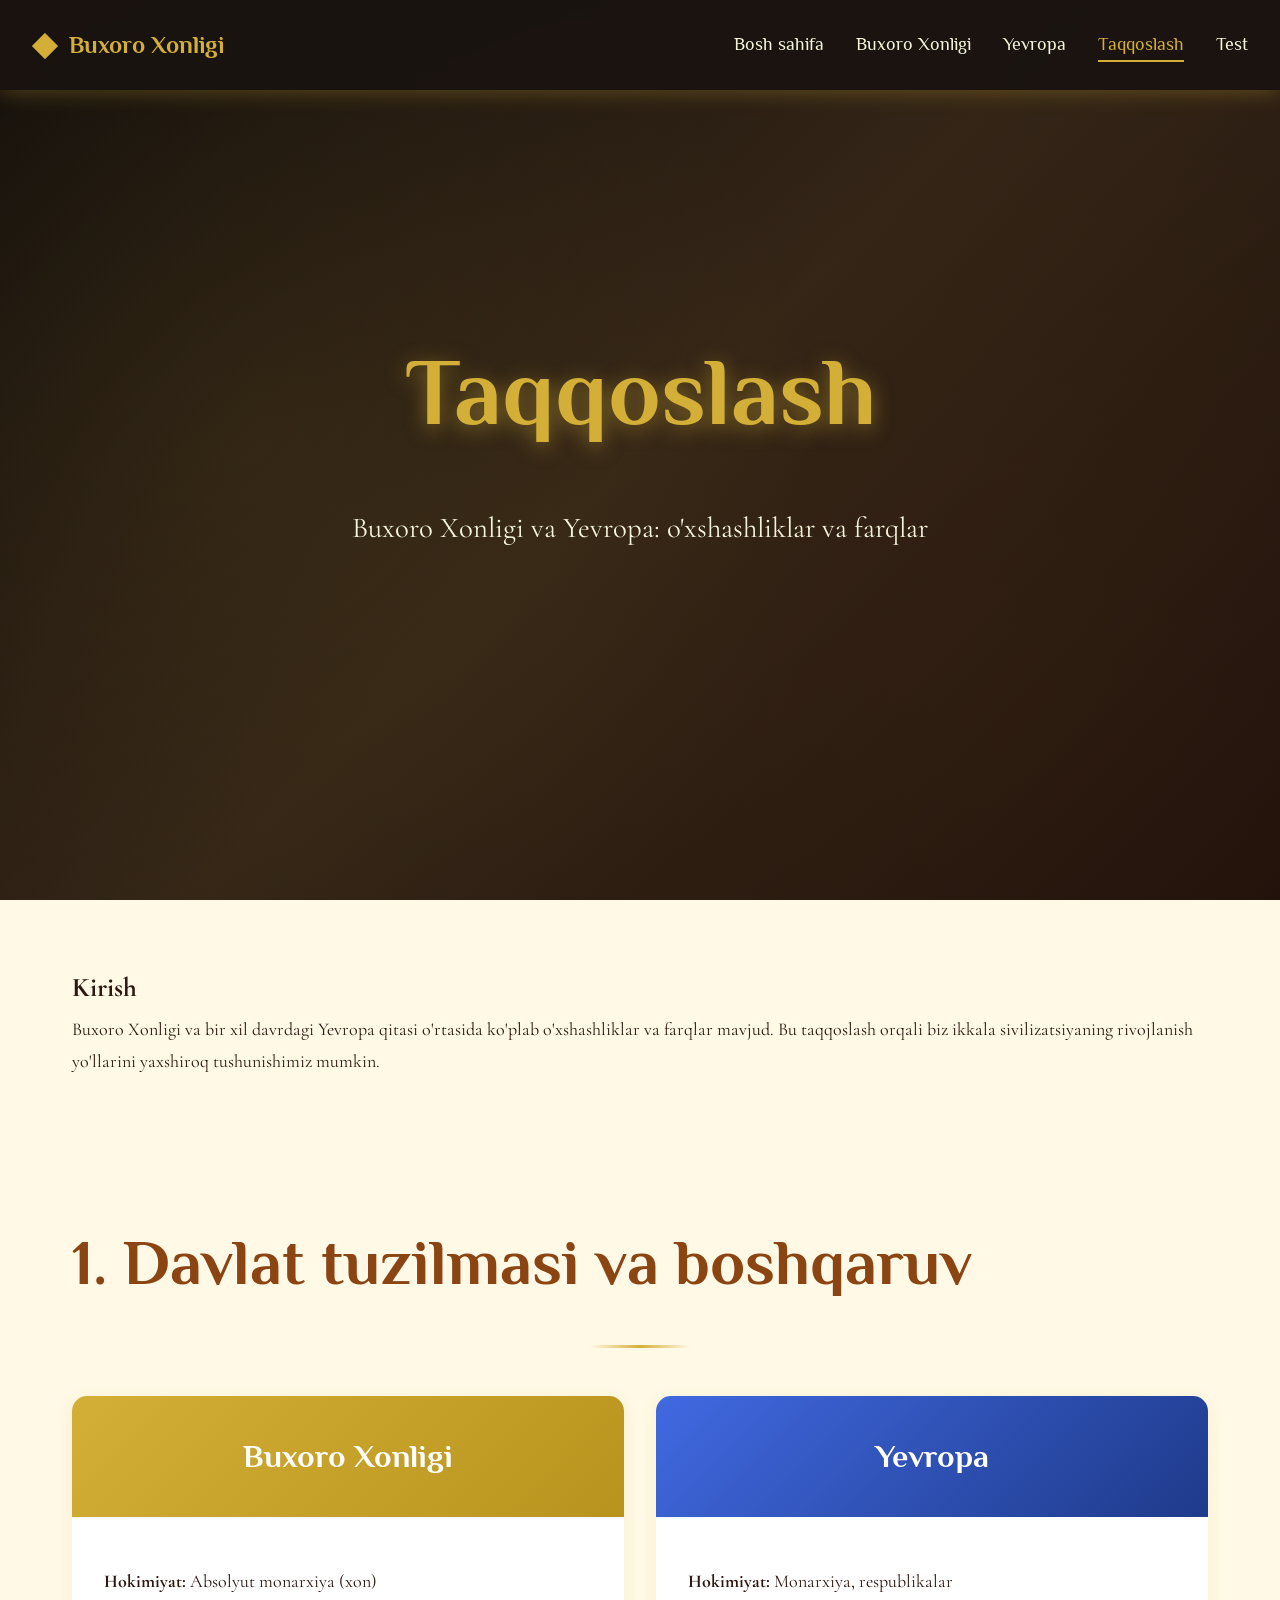
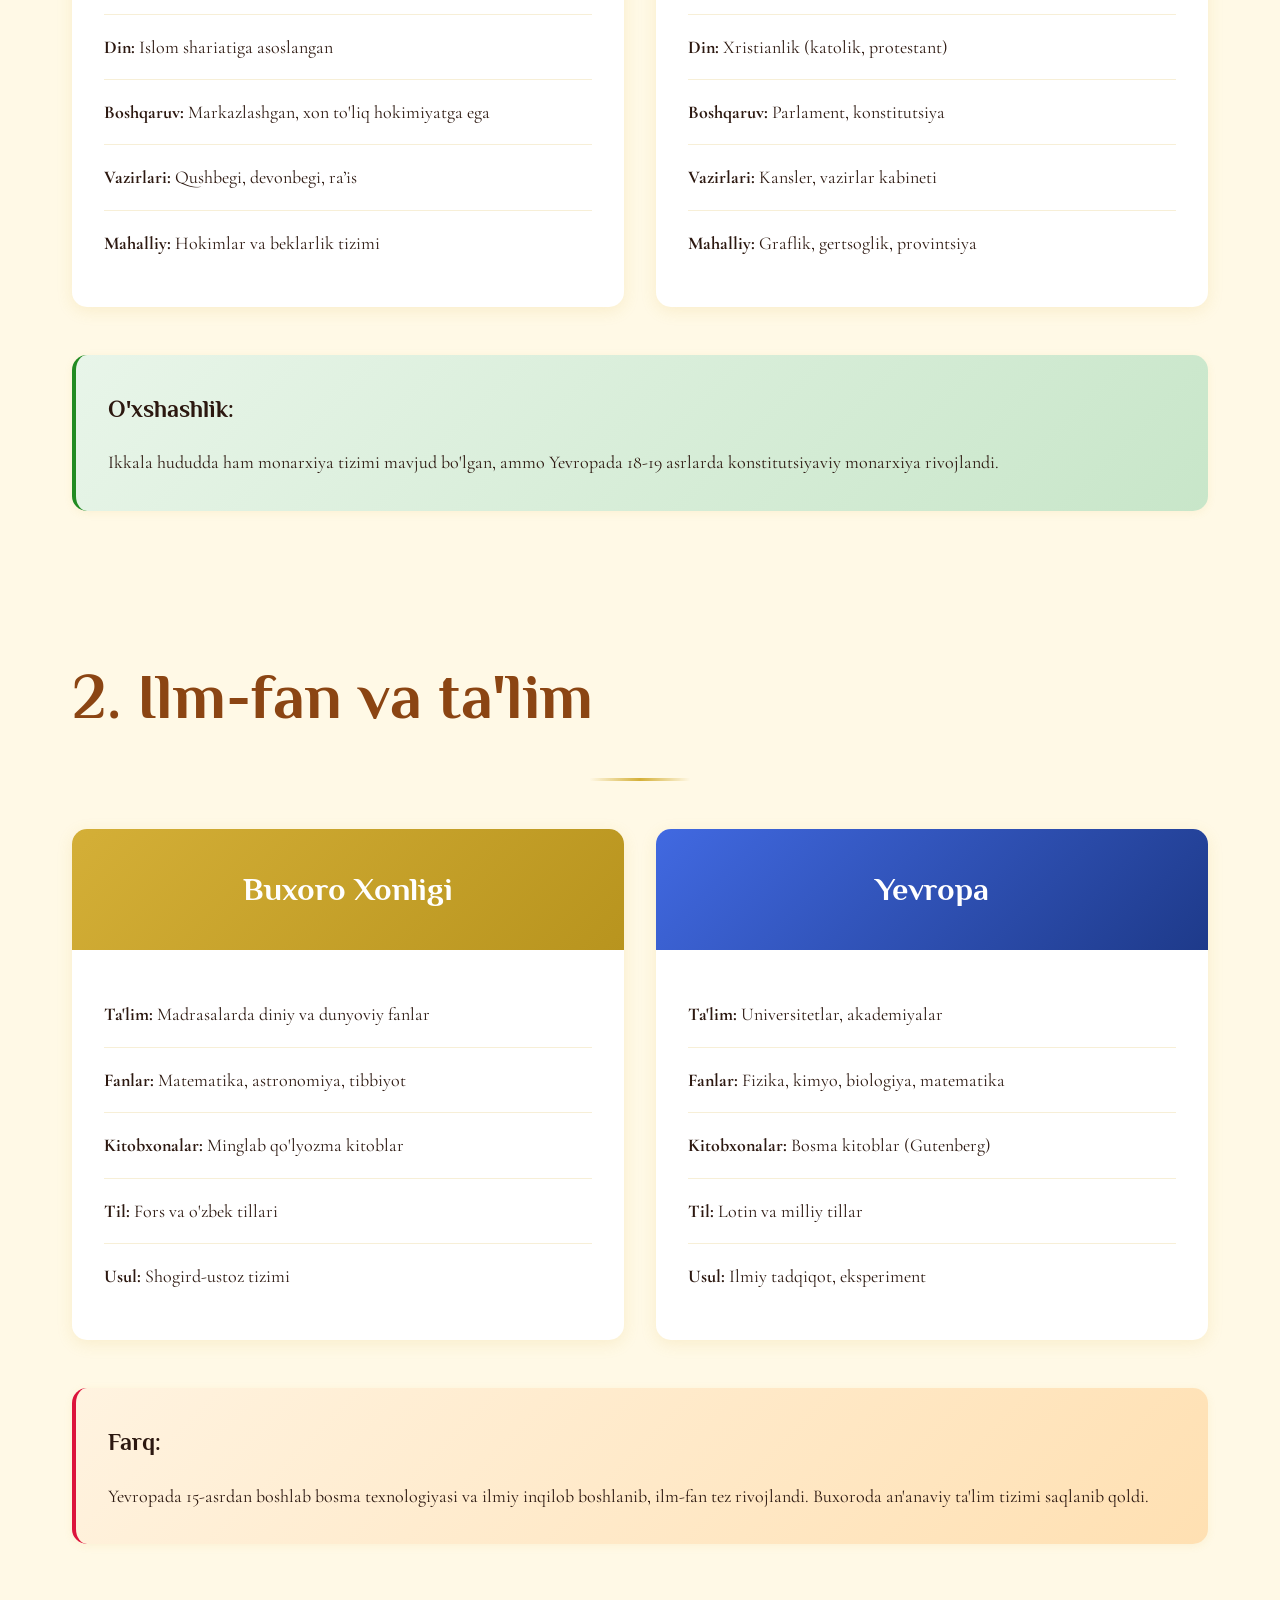
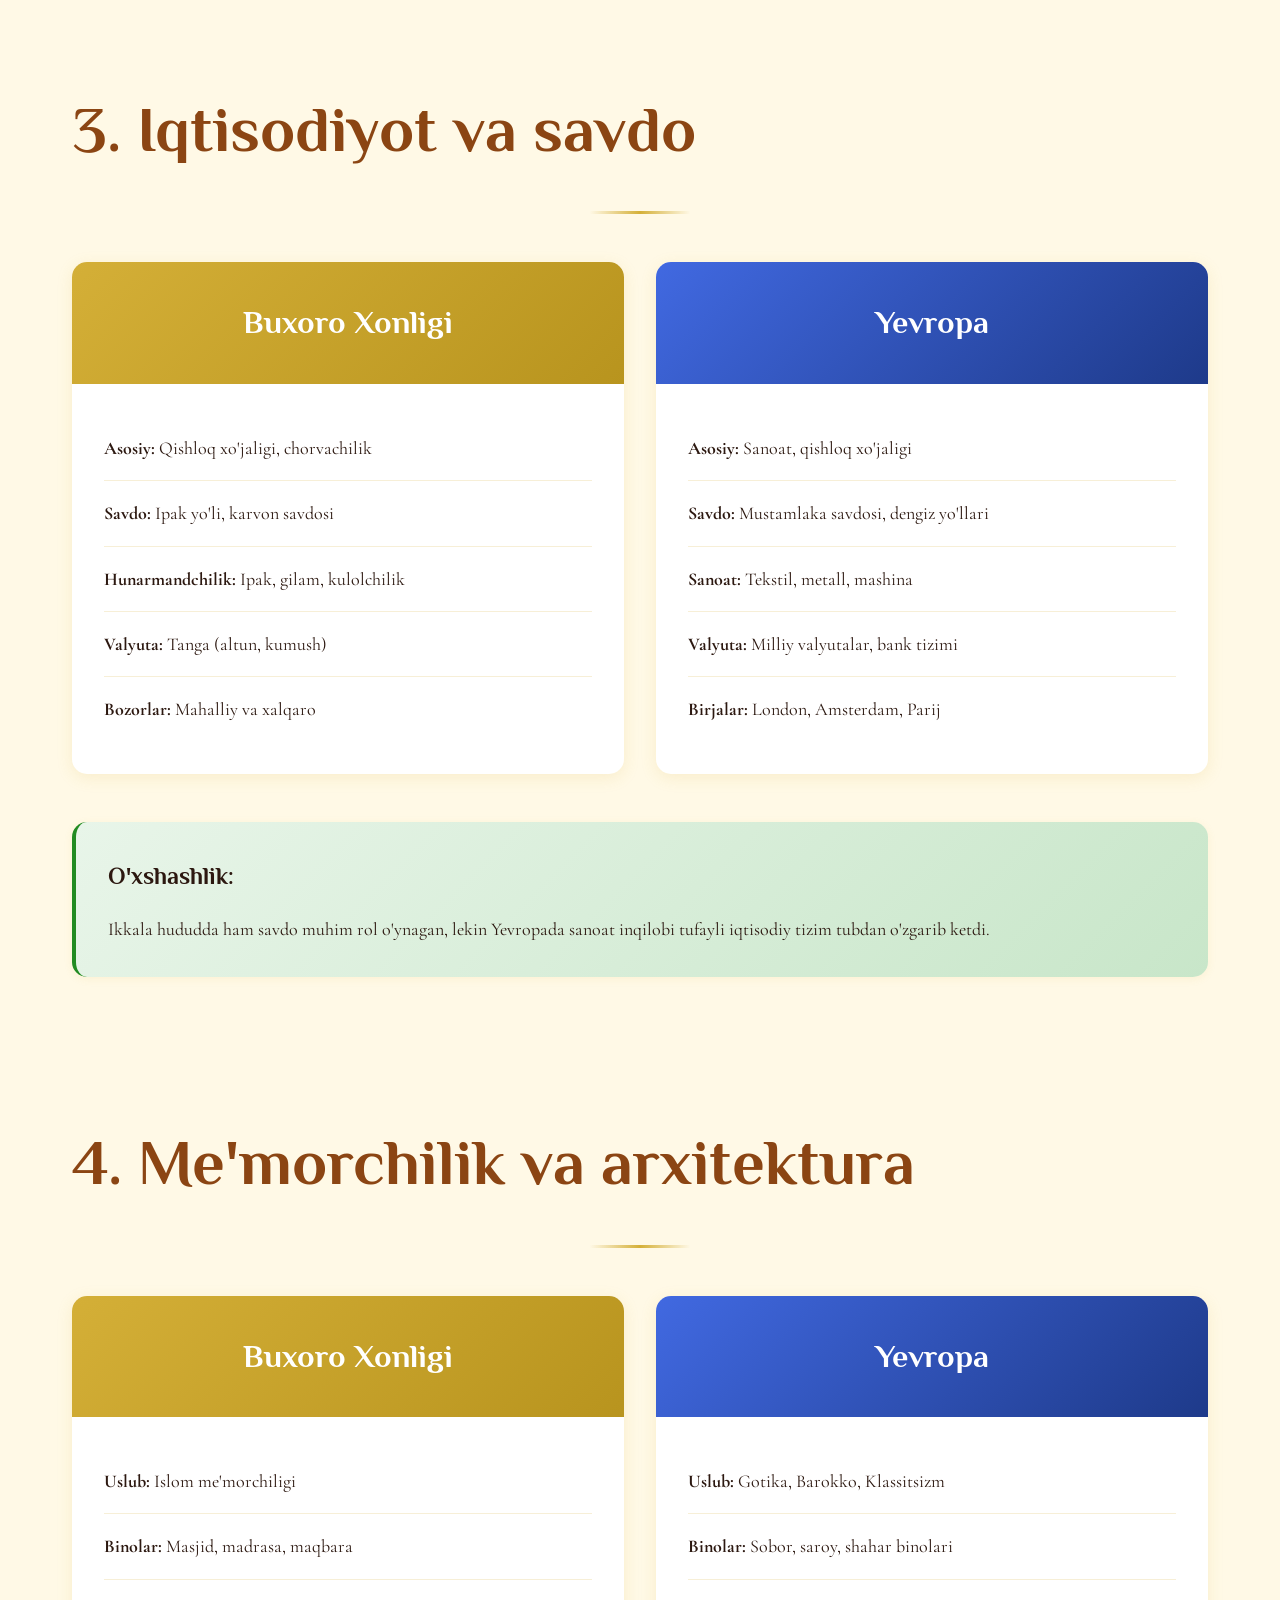
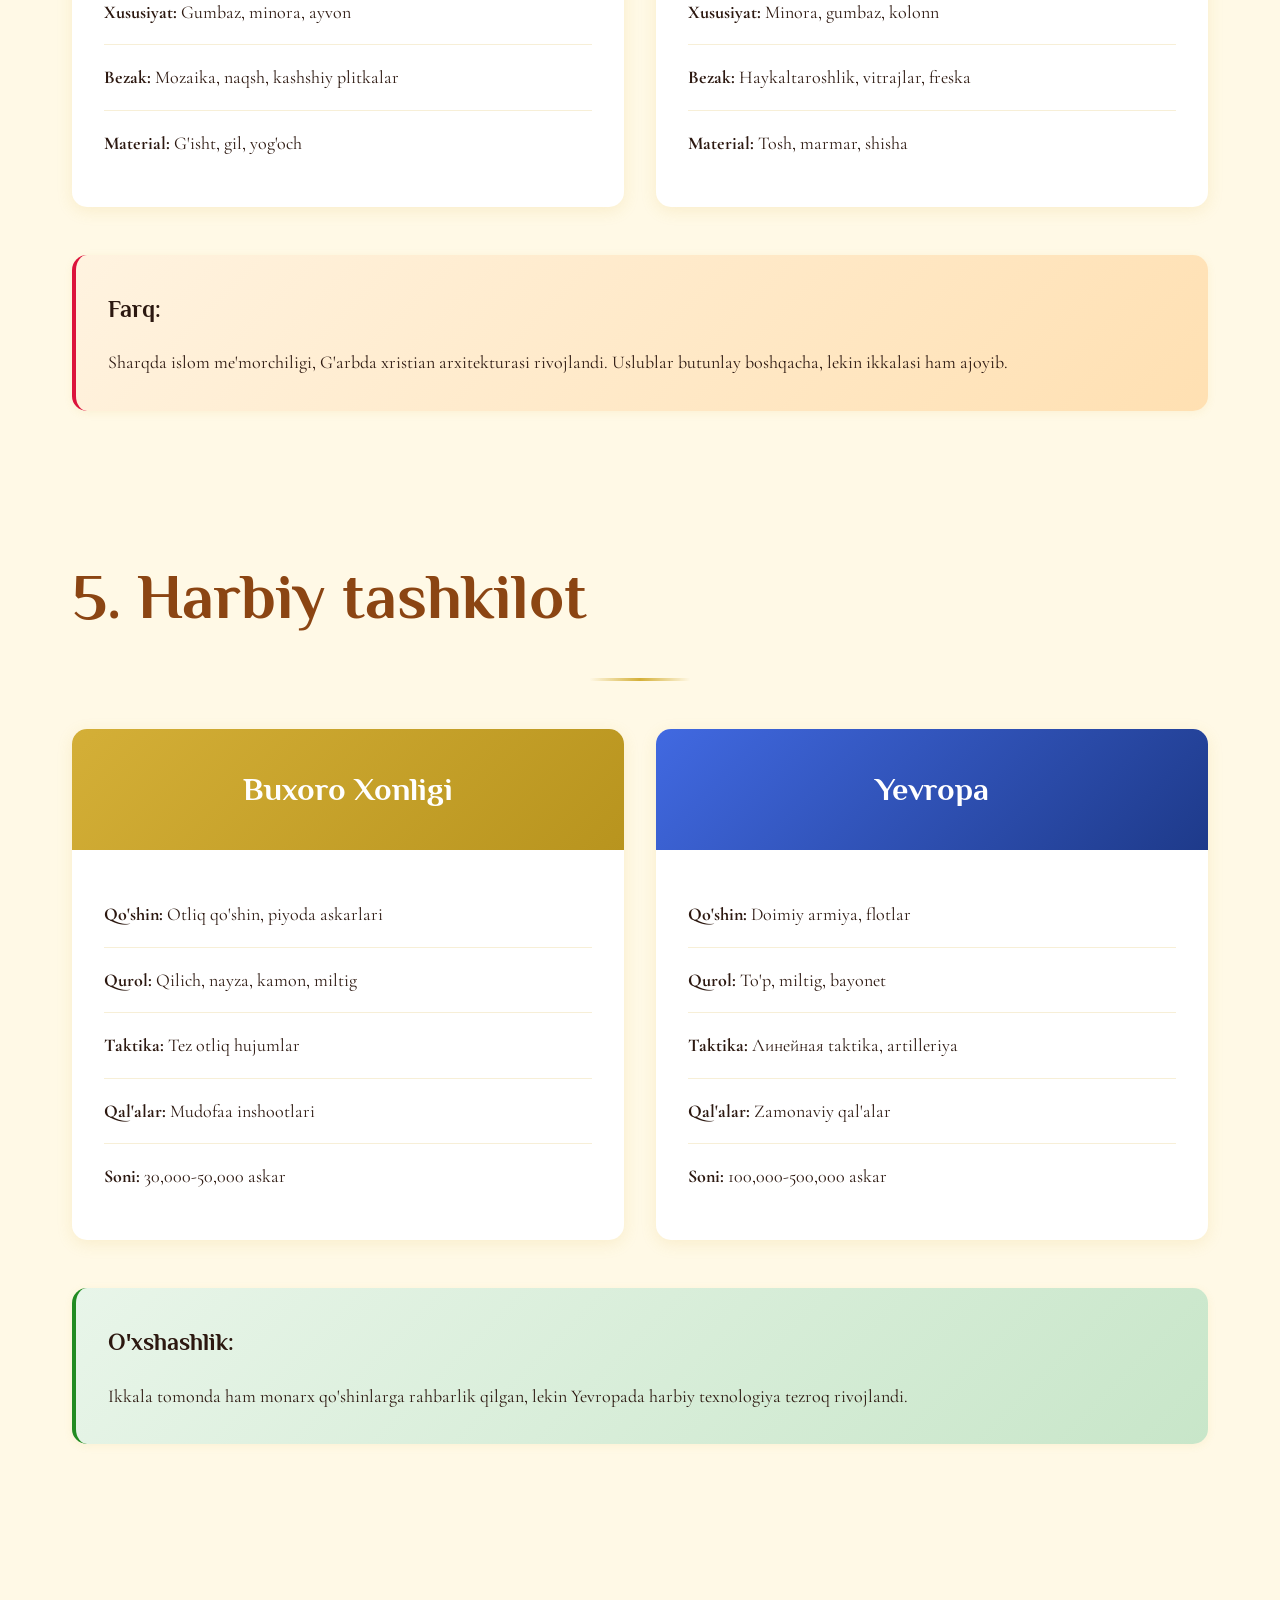
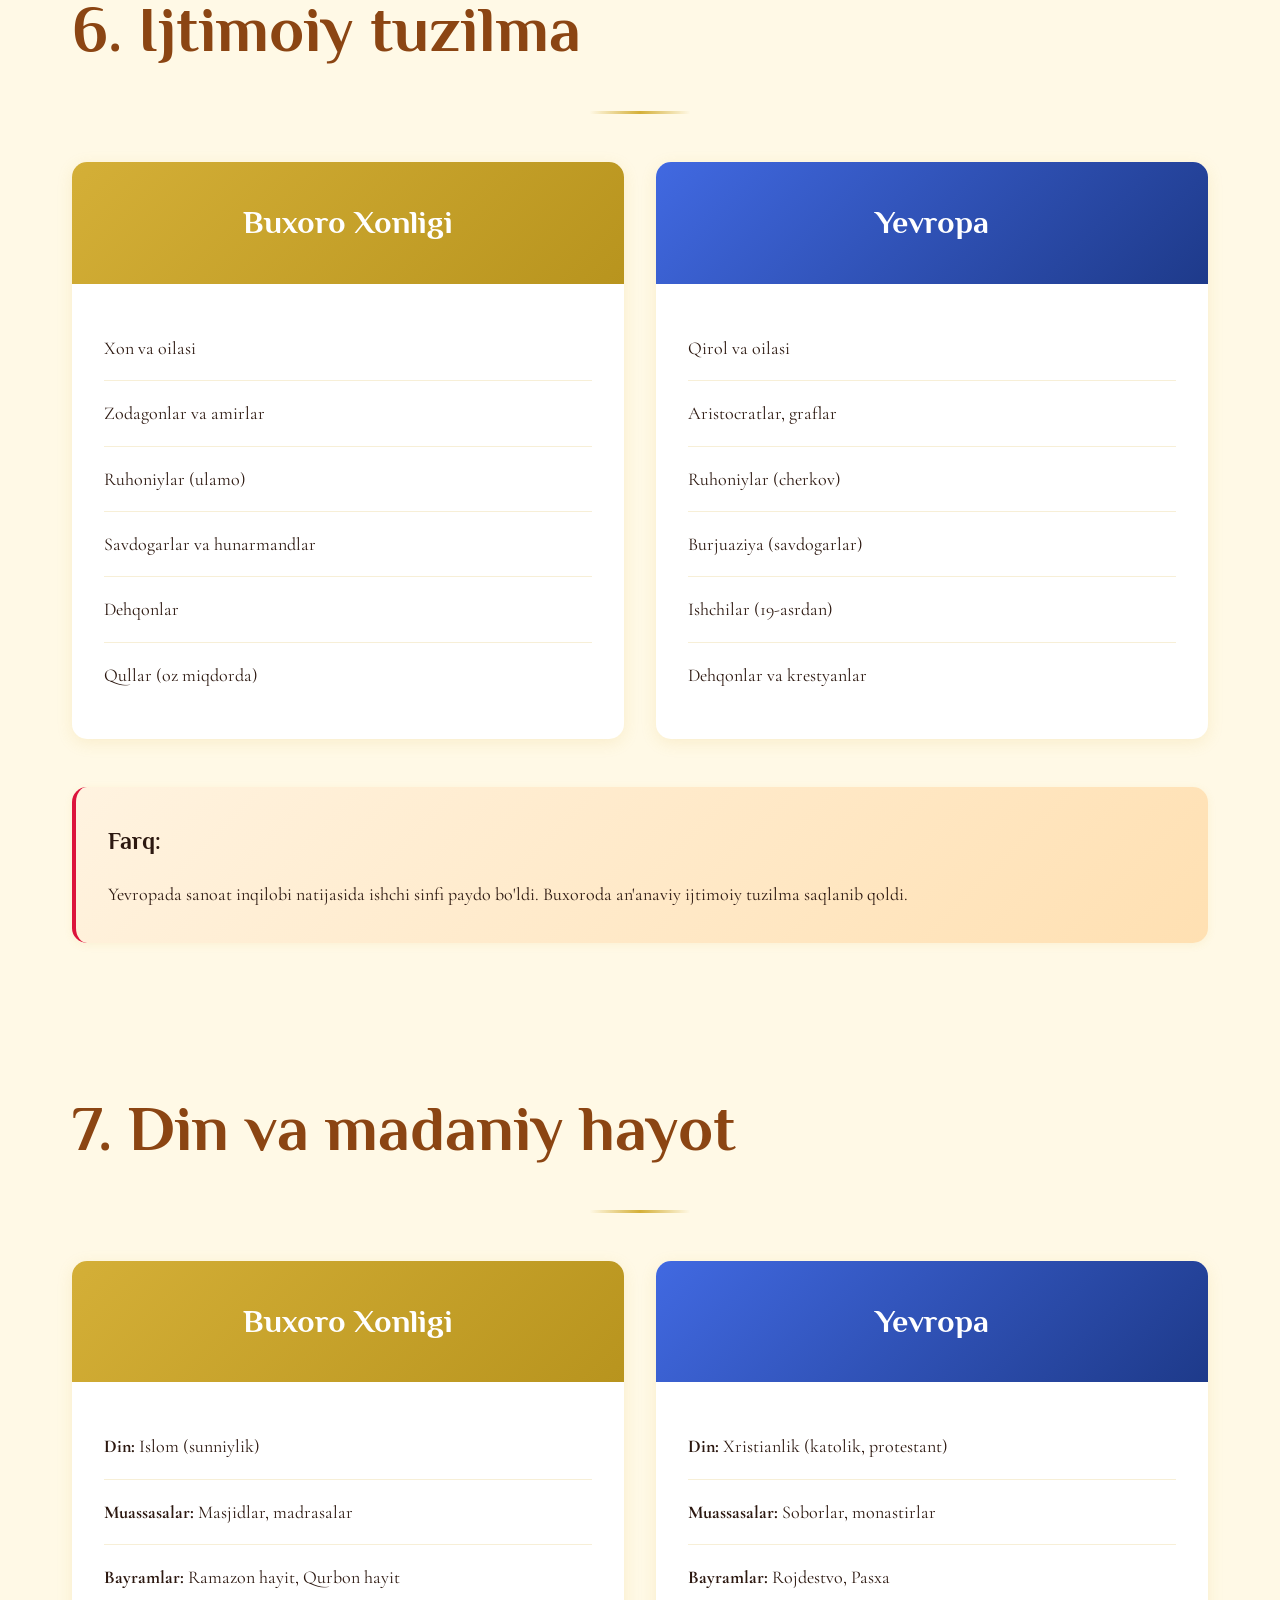
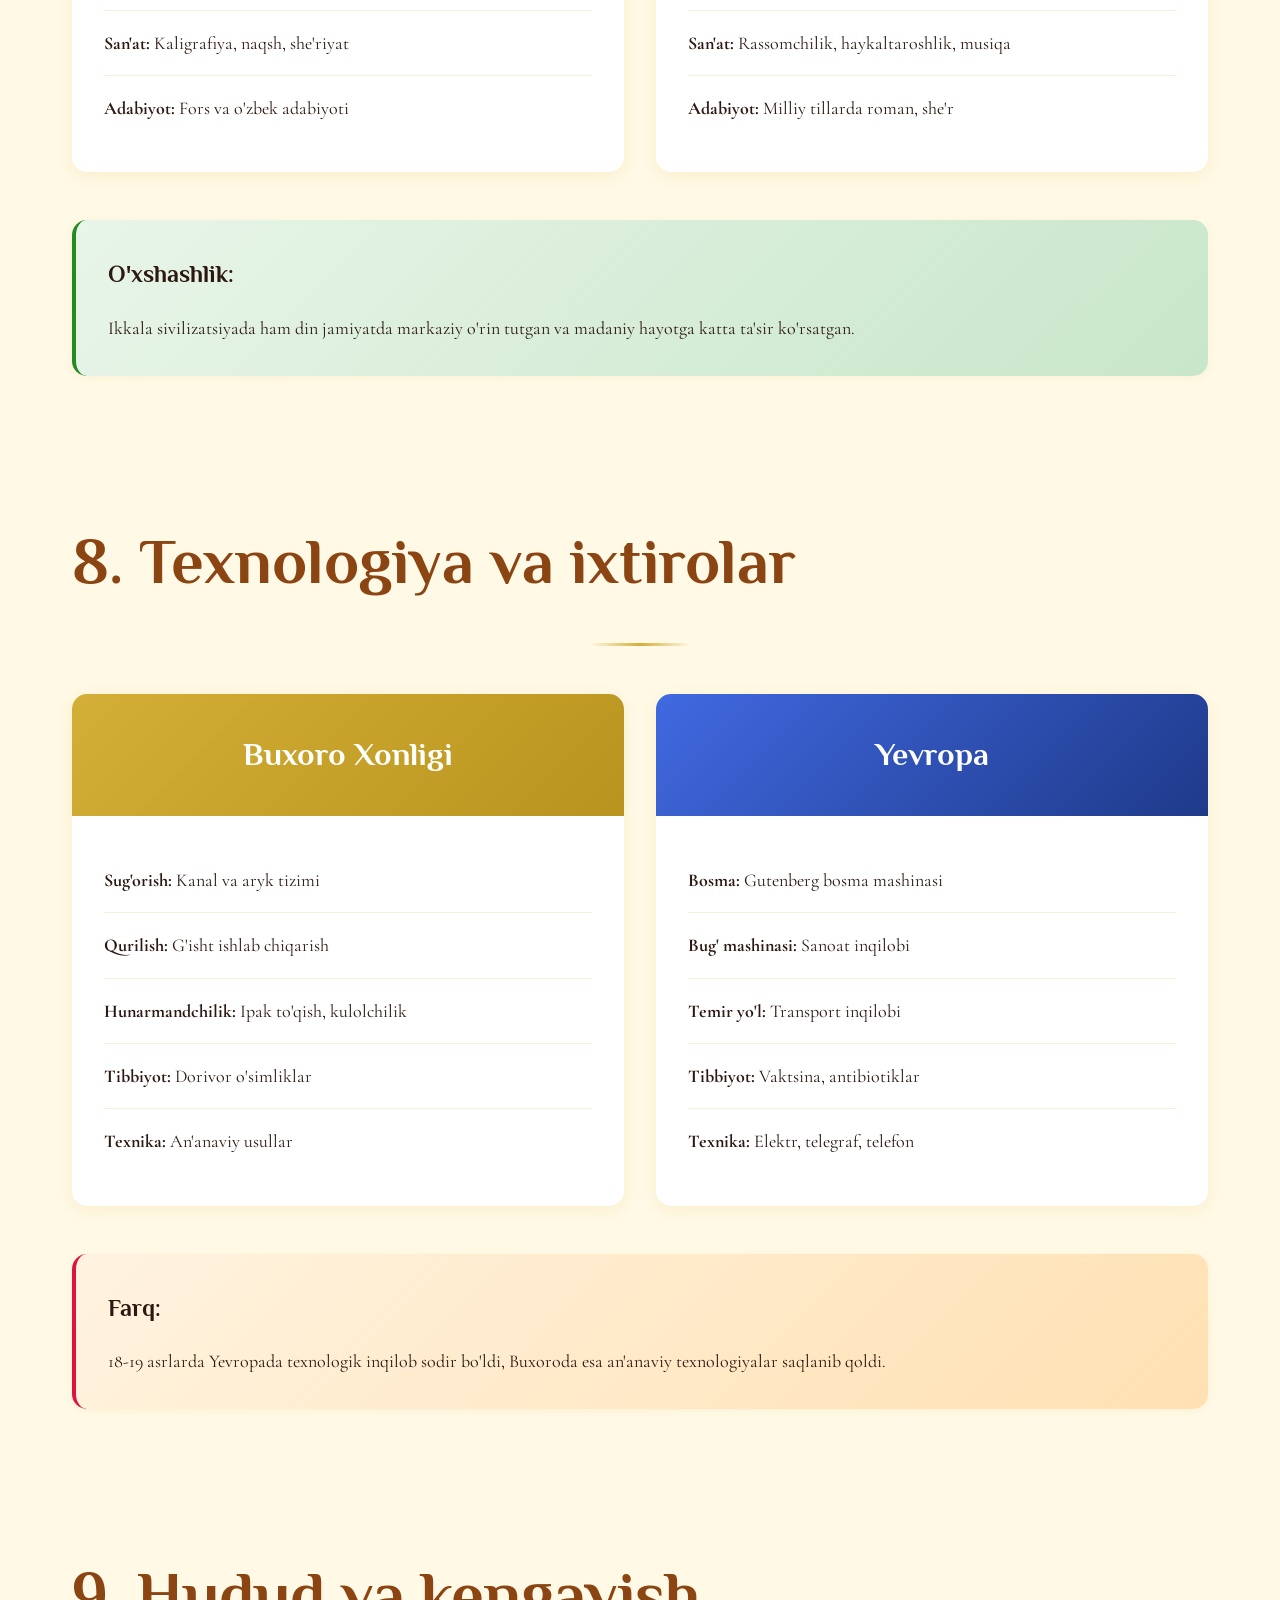
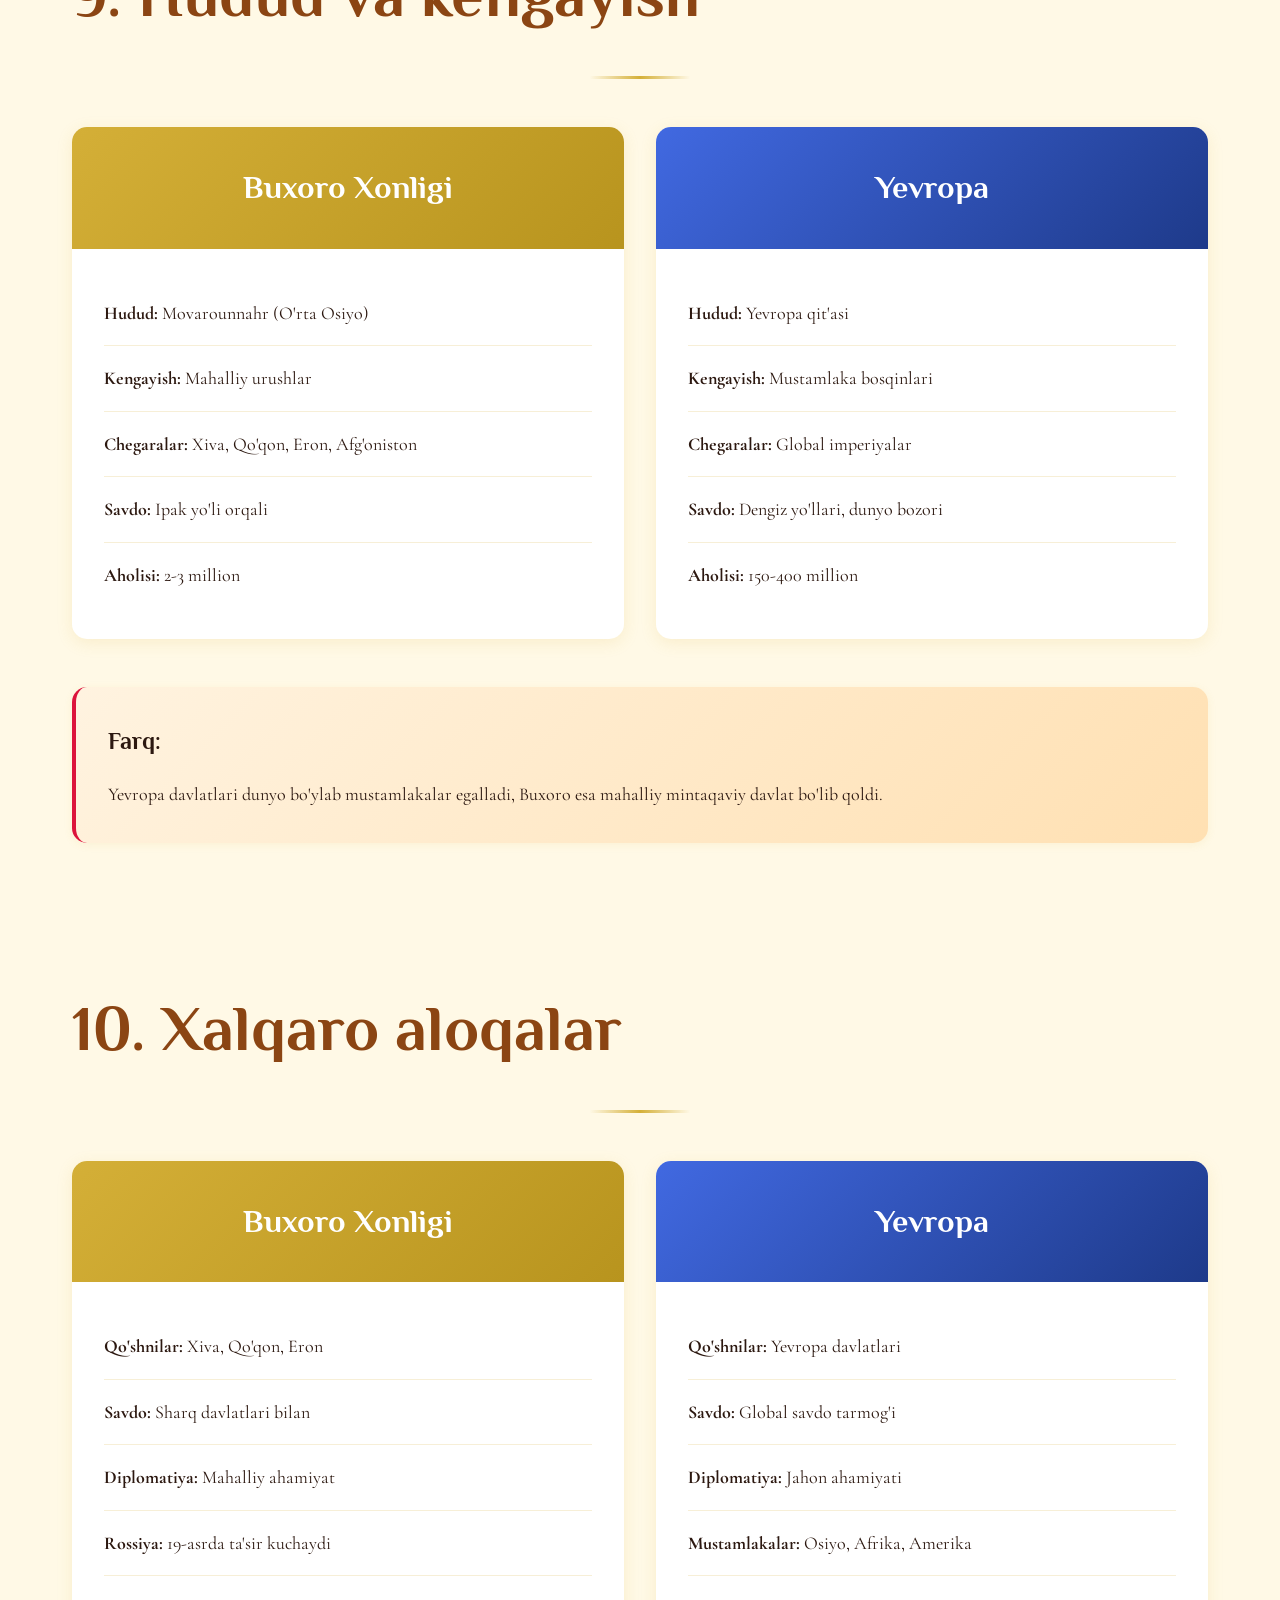
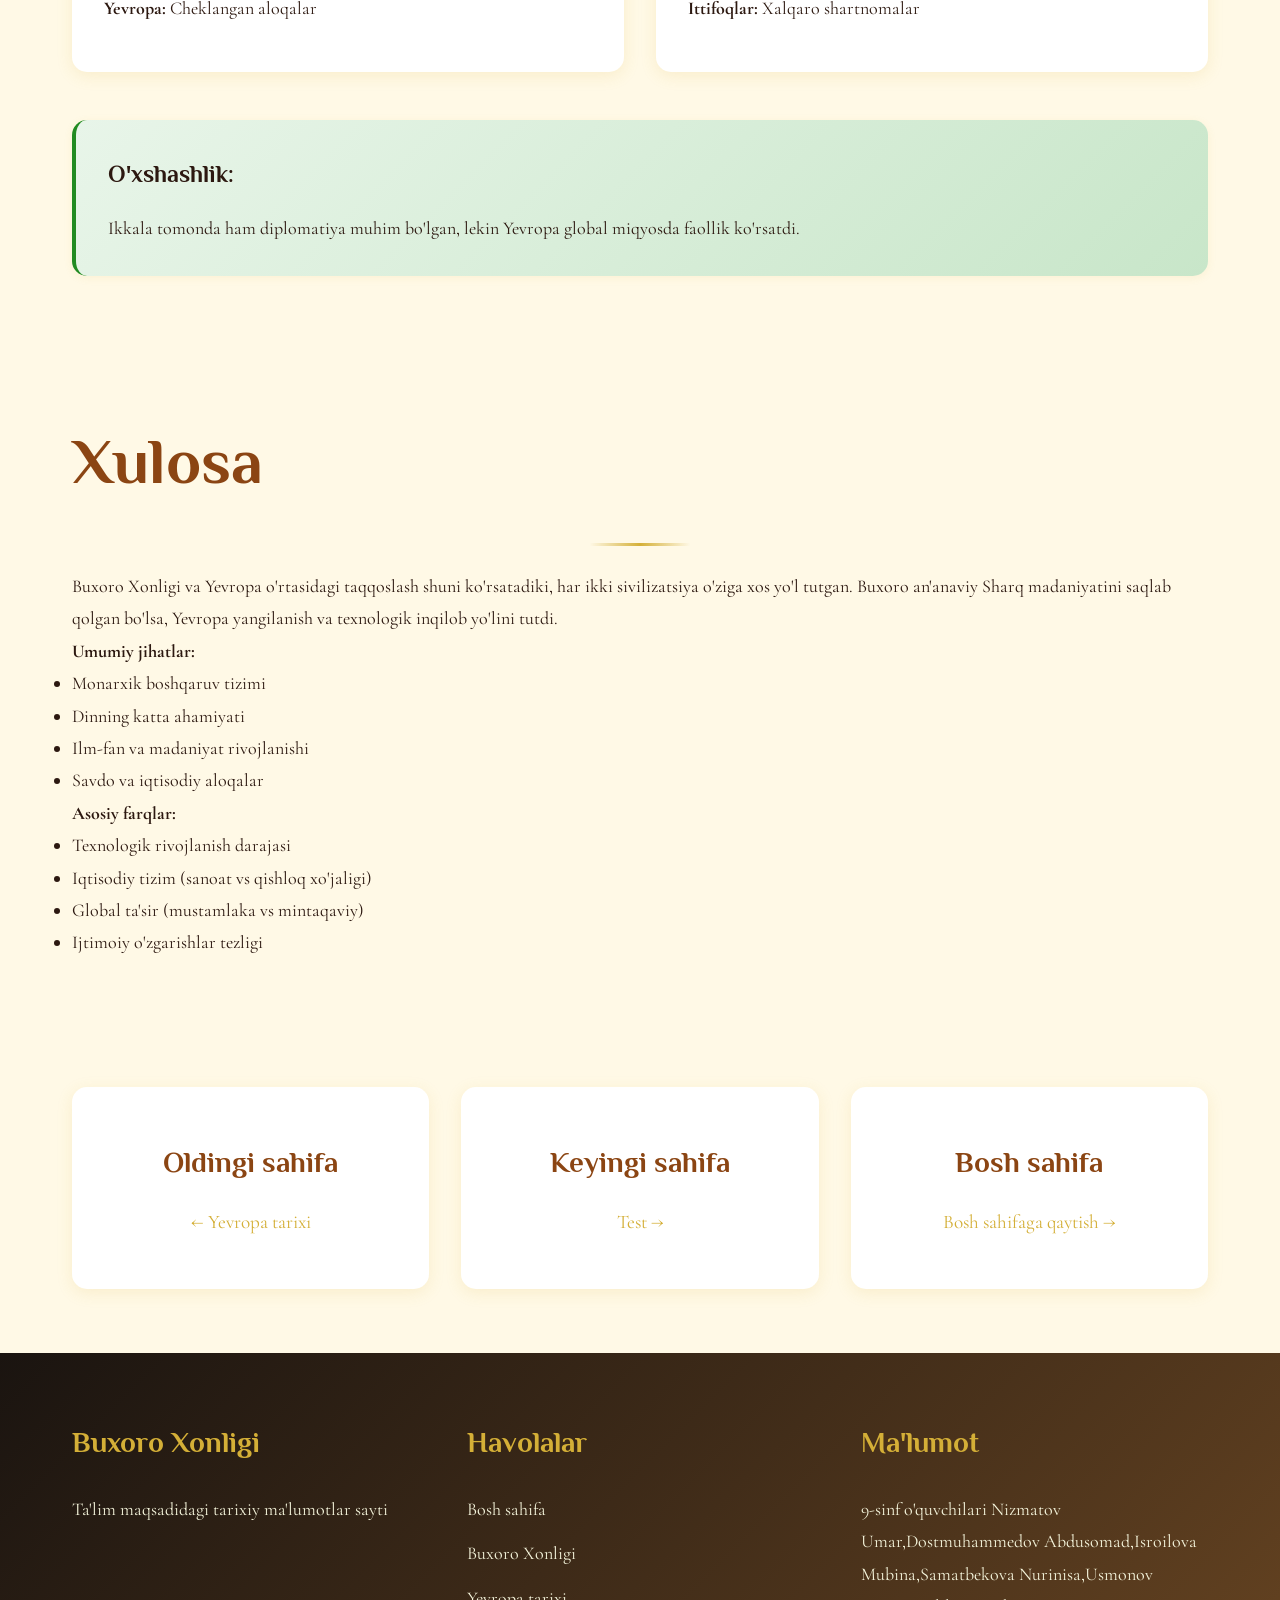
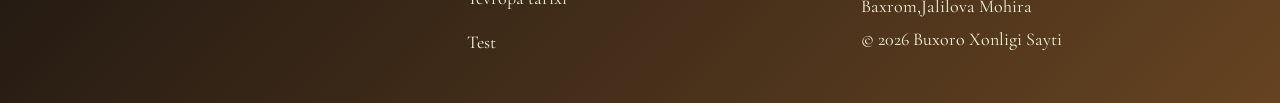
<file: comparison.html>
<!DOCTYPE html>
<html lang="uz">
<head>
    <meta charset="UTF-8">
    <meta name="viewport" content="width=device-width, initial-scale=1.0">
    <title>Taqqoslash - Buxoro va Yevropa</title>
    <link rel="stylesheet" href="styles.css">
    <link rel="preconnect" href="https://fonts.googleapis.com">
    <link rel="preconnect" href="https://fonts.gstatic.com" crossorigin>
    <link href="https://fonts.googleapis.com/css2?family=Cormorant+Garamond:wght@300;400;600;700&family=Philosopher:wght@400;700&display=swap" rel="stylesheet">
</head>
<body class="page-comparison">
    <!-- Navigation -->
    <nav class="navbar" id="navbar">
        <div class="nav-container">
            <div class="nav-logo">
                <span class="logo-icon">◆</span>
                <span class="logo-text">Buxoro Xonligi</span>
            </div>
            <button class="menu-toggle" id="menuToggle">
                <span></span>
                <span></span>
                <span></span>
            </button>
            <ul class="nav-menu" id="navMenu">
                <li><a href="index.html" class="nav-link">Bosh sahifa</a></li>
                <li><a href="bukhara.html" class="nav-link">Buxoro Xonligi</a></li>
                <li><a href="europe.html" class="nav-link">Yevropa</a></li>
                <li><a href="comparison.html" class="nav-link active">Taqqoslash</a></li>
                <li><a href="test.html" class="nav-link">Test</a></li>
            </ul>
        </div>
    </nav>

    <!-- Page Hero -->
    <section class="page-hero comparison-hero">
        <div class="hero-bg"></div>
        <div class="hero-overlay"></div>
        <div class="container">
            <div class="page-hero-content fade-up">
                <h1 class="page-title">Taqqoslash</h1>
                <p class="page-subtitle">Buxoro Xonligi va Yevropa: o'xshashliklar va farqlar</p>
            </div>
        </div>
    </section>

    <!-- Intro -->
    <section class="content-section intro-section">
        <div class="container">
            <div class="intro-content fade-up">
                <h2>Kirish</h2>
                <p>Buxoro Xonligi va bir xil davrdagi Yevropa qitasi o'rtasida ko'plab o'xshashliklar va farqlar mavjud. Bu taqqoslash orqali biz ikkala sivilizatsiyaning rivojlanish yo'llarini yaxshiroq tushunishimiz mumkin.</p>
            </div>
        </div>
    </section>

    <!-- 1. Davlat tuzilmasi -->
    <section class="content-section comparison-item">
        <div class="container">
            <div class="comparison-header fade-up">
                <h2 class="content-title">1. Davlat tuzilmasi va boshqaruv</h2>
                <div class="title-ornament"></div>
            </div>
            <div class="comparison-grid">
                <div class="comp-column bukhara-column fade-left">
                    <div class="column-header">
                        <h3>Buxoro Xonligi</h3>
                    </div>
                    <div class="column-content">
                        <ul>
                            <li><strong>Hokimiyat:</strong> Absolyut monarxiya (xon)</li>
                            <li><strong>Din:</strong> Islom shariatiga asoslangan</li>
                            <li><strong>Boshqaruv:</strong> Markazlashgan, xon to'liq hokimiyatga ega</li>
                            <li><strong>Vazirlari:</strong> Qushbegi, devonbegi, raʼis</li>
                            <li><strong>Mahalliy:</strong> Hokimlar va beklarlik tizimi</li>
                        </ul>
                    </div>
                </div>
                <div class="comp-column europe-column fade-right">
                    <div class="column-header">
                        <h3>Yevropa</h3>
                    </div>
                    <div class="column-content">
                        <ul>
                            <li><strong>Hokimiyat:</strong> Monarxiya, respublikalar</li>
                            <li><strong>Din:</strong> Xristianlik (katolik, protestant)</li>
                            <li><strong>Boshqaruv:</strong> Parlament, konstitutsiya</li>
                            <li><strong>Vazirlari:</strong> Kansler, vazirlar kabineti</li>
                            <li><strong>Mahalliy:</strong> Graflik, gertsoglik, provintsiya</li>
                        </ul>
                    </div>
                </div>
            </div>
            <div class="similarity-box fade-up">
                <h4>O'xshashlik:</h4>
                <p>Ikkala hududda ham monarxiya tizimi mavjud bo'lgan, ammo Yevropada 18-19 asrlarda konstitutsiyaviy monarxiya rivojlandi.</p>
            </div>
        </div>
    </section>

    <!-- 2. Ilm-fan -->
    <section class="content-section comparison-item">
        <div class="container">
            <div class="comparison-header fade-up">
                <h2 class="content-title">2. Ilm-fan va ta'lim</h2>
                <div class="title-ornament"></div>
            </div>
            <div class="comparison-grid">
                <div class="comp-column bukhara-column fade-left">
                    <div class="column-header">
                        <h3>Buxoro Xonligi</h3>
                    </div>
                    <div class="column-content">
                        <ul>
                            <li><strong>Ta'lim:</strong> Madrasalarda diniy va dunyoviy fanlar</li>
                            <li><strong>Fanlar:</strong> Matematika, astronomiya, tibbiyot</li>
                            <li><strong>Kitobxonalar:</strong> Minglab qo'lyozma kitoblar</li>
                            <li><strong>Til:</strong> Fors va o'zbek tillari</li>
                            <li><strong>Usul:</strong> Shogird-ustoz tizimi</li>
                        </ul>
                    </div>
                </div>
                <div class="comp-column europe-column fade-right">
                    <div class="column-header">
                        <h3>Yevropa</h3>
                    </div>
                    <div class="column-content">
                        <ul>
                            <li><strong>Ta'lim:</strong> Universitetlar, akademiyalar</li>
                            <li><strong>Fanlar:</strong> Fizika, kimyo, biologiya, matematika</li>
                            <li><strong>Kitobxonalar:</strong> Bosma kitoblar (Gutenberg)</li>
                            <li><strong>Til:</strong> Lotin va milliy tillar</li>
                            <li><strong>Usul:</strong> Ilmiy tadqiqot, eksperiment</li>
                        </ul>
                    </div>
                </div>
            </div>
            <div class="difference-box fade-up">
                <h4>Farq:</h4>
                <p>Yevropada 15-asrdan boshlab bosma texnologiyasi va ilmiy inqilob boshlanib, ilm-fan tez rivojlandi. Buxoroda an'anaviy ta'lim tizimi saqlanib qoldi.</p>
            </div>
        </div>
    </section>

    <!-- 3. Iqtisodiyot -->
    <section class="content-section comparison-item">
        <div class="container">
            <div class="comparison-header fade-up">
                <h2 class="content-title">3. Iqtisodiyot va savdo</h2>
                <div class="title-ornament"></div>
            </div>
            <div class="comparison-grid">
                <div class="comp-column bukhara-column fade-left">
                    <div class="column-header">
                        <h3>Buxoro Xonligi</h3>
                    </div>
                    <div class="column-content">
                        <ul>
                            <li><strong>Asosiy:</strong> Qishloq xo'jaligi, chorvachilik</li>
                            <li><strong>Savdo:</strong> Ipak yo'li, karvon savdosi</li>
                            <li><strong>Hunarmandchilik:</strong> Ipak, gilam, kulolchilik</li>
                            <li><strong>Valyuta:</strong> Tanga (altun, kumush)</li>
                            <li><strong>Bozorlar:</strong> Mahalliy va xalqaro</li>
                        </ul>
                    </div>
                </div>
                <div class="comp-column europe-column fade-right">
                    <div class="column-header">
                        <h3>Yevropa</h3>
                    </div>
                    <div class="column-content">
                        <ul>
                            <li><strong>Asosiy:</strong> Sanoat, qishloq xo'jaligi</li>
                            <li><strong>Savdo:</strong> Mustamlaka savdosi, dengiz yo'llari</li>
                            <li><strong>Sanoat:</strong> Tekstil, metall, mashina</li>
                            <li><strong>Valyuta:</strong> Milliy valyutalar, bank tizimi</li>
                            <li><strong>Birjalar:</strong> London, Amsterdam, Parij</li>
                        </ul>
                    </div>
                </div>
            </div>
            <div class="similarity-box fade-up">
                <h4>O'xshashlik:</h4>
                <p>Ikkala hududda ham savdo muhim rol o'ynagan, lekin Yevropada sanoat inqilobi tufayli iqtisodiy tizim tubdan o'zgarib ketdi.</p>
            </div>
        </div>
    </section>

    <!-- 4. Arxitektura -->
    <section class="content-section comparison-item">
        <div class="container">
            <div class="comparison-header fade-up">
                <h2 class="content-title">4. Me'morchilik va arxitektura</h2>
                <div class="title-ornament"></div>
            </div>
            <div class="comparison-grid">
                <div class="comp-column bukhara-column fade-left">
                    <div class="column-header">
                        <h3>Buxoro Xonligi</h3>
                    </div>
                    <div class="column-content">
                        <ul>
                            <li><strong>Uslub:</strong> Islom me'morchiligi</li>
                            <li><strong>Binolar:</strong> Masjid, madrasa, maqbara</li>
                            <li><strong>Xususiyat:</strong> Gumbaz, minora, ayvon</li>
                            <li><strong>Bezak:</strong> Mozaika, naqsh, kashshiy plitkalar</li>
                            <li><strong>Material:</strong> G'isht, gil, yog'och</li>
                        </ul>
                    </div>
                </div>
                <div class="comp-column europe-column fade-right">
                    <div class="column-header">
                        <h3>Yevropa</h3>
                    </div>
                    <div class="column-content">
                        <ul>
                            <li><strong>Uslub:</strong> Gotika, Barokko, Klassitsizm</li>
                            <li><strong>Binolar:</strong> Sobor, saroy, shahar binolari</li>
                            <li><strong>Xususiyat:</strong> Minora, gumbaz, kolonn</li>
                            <li><strong>Bezak:</strong> Haykaltaroshlik, vitrajlar, freska</li>
                            <li><strong>Material:</strong> Tosh, marmar, shisha</li>
                        </ul>
                    </div>
                </div>
            </div>
            <div class="difference-box fade-up">
                <h4>Farq:</h4>
                <p>Sharqda islom me'morchiligi, G'arbda xristian arxitekturasi rivojlandi. Uslublar butunlay boshqacha, lekin ikkalasi ham ajoyib.</p>
            </div>
        </div>
    </section>

    <!-- 5. Harbiy soha -->
    <section class="content-section comparison-item">
        <div class="container">
            <div class="comparison-header fade-up">
                <h2 class="content-title">5. Harbiy tashkilot</h2>
                <div class="title-ornament"></div>
            </div>
            <div class="comparison-grid">
                <div class="comp-column bukhara-column fade-left">
                    <div class="column-header">
                        <h3>Buxoro Xonligi</h3>
                    </div>
                    <div class="column-content">
                        <ul>
                            <li><strong>Qo'shin:</strong> Otliq qo'shin, piyoda askarlari</li>
                            <li><strong>Qurol:</strong> Qilich, nayza, kamon, miltig</li>
                            <li><strong>Taktika:</strong> Tez otliq hujumlar</li>
                            <li><strong>Qal'alar:</strong> Mudofaa inshootlari</li>
                            <li><strong>Soni:</strong> 30,000-50,000 askar</li>
                        </ul>
                    </div>
                </div>
                <div class="comp-column europe-column fade-right">
                    <div class="column-header">
                        <h3>Yevropa</h3>
                    </div>
                    <div class="column-content">
                        <ul>
                            <li><strong>Qo'shin:</strong> Doimiy armiya, flotlar</li>
                            <li><strong>Qurol:</strong> To'p, miltig, bayonet</li>
                            <li><strong>Taktika:</strong> Линейная taktika, artilleriya</li>
                            <li><strong>Qal'alar:</strong> Zamonaviy qal'alar</li>
                            <li><strong>Soni:</strong> 100,000-500,000 askar</li>
                        </ul>
                    </div>
                </div>
            </div>
            <div class="similarity-box fade-up">
                <h4>O'xshashlik:</h4>
                <p>Ikkala tomonda ham monarx qo'shinlarga rahbarlik qilgan, lekin Yevropada harbiy texnologiya tezroq rivojlandi.</p>
            </div>
        </div>
    </section>

    <!-- 6. Ijtimoiy tuzum -->
    <section class="content-section comparison-item">
        <div class="container">
            <div class="comparison-header fade-up">
                <h2 class="content-title">6. Ijtimoiy tuzilma</h2>
                <div class="title-ornament"></div>
            </div>
            <div class="comparison-grid">
                <div class="comp-column bukhara-column fade-left">
                    <div class="column-header">
                        <h3>Buxoro Xonligi</h3>
                    </div>
                    <div class="column-content">
                        <ul>
                            <li>Xon va oilasi</li>
                            <li>Zodagonlar va amirlar</li>
                            <li>Ruhoniylar (ulamo)</li>
                            <li>Savdogarlar va hunarmandlar</li>
                            <li>Dehqonlar</li>
                            <li>Qullar (oz miqdorda)</li>
                        </ul>
                    </div>
                </div>
                <div class="comp-column europe-column fade-right">
                    <div class="column-header">
                        <h3>Yevropa</h3>
                    </div>
                    <div class="column-content">
                        <ul>
                            <li>Qirol va oilasi</li>
                            <li>Aristocratlar, graflar</li>
                            <li>Ruhoniylar (cherkov)</li>
                            <li>Burjuaziya (savdogarlar)</li>
                            <li>Ishchilar (19-asrdan)</li>
                            <li>Dehqonlar va krestyanlar</li>
                        </ul>
                    </div>
                </div>
            </div>
            <div class="difference-box fade-up">
                <h4>Farq:</h4>
                <p>Yevropada sanoat inqilobi natijasida ishchi sinfi paydo bo'ldi. Buxoroda an'anaviy ijtimoiy tuzilma saqlanib qoldi.</p>
            </div>
        </div>
    </section>

    <!-- 7. Din va madaniyat -->
    <section class="content-section comparison-item">
        <div class="container">
            <div class="comparison-header fade-up">
                <h2 class="content-title">7. Din va madaniy hayot</h2>
                <div class="title-ornament"></div>
            </div>
            <div class="comparison-grid">
                <div class="comp-column bukhara-column fade-left">
                    <div class="column-header">
                        <h3>Buxoro Xonligi</h3>
                    </div>
                    <div class="column-content">
                        <ul>
                            <li><strong>Din:</strong> Islom (sunniylik)</li>
                            <li><strong>Muassasalar:</strong> Masjidlar, madrasalar</li>
                            <li><strong>Bayramlar:</strong> Ramazon hayit, Qurbon hayit</li>
                            <li><strong>San'at:</strong> Kaligrafiya, naqsh, she'riyat</li>
                            <li><strong>Adabiyot:</strong> Fors va o'zbek adabiyoti</li>
                        </ul>
                    </div>
                </div>
                <div class="comp-column europe-column fade-right">
                    <div class="column-header">
                        <h3>Yevropa</h3>
                    </div>
                    <div class="column-content">
                        <ul>
                            <li><strong>Din:</strong> Xristianlik (katolik, protestant)</li>
                            <li><strong>Muassasalar:</strong> Soborlar, monastirlar</li>
                            <li><strong>Bayramlar:</strong> Rojdestvo, Pasxa</li>
                            <li><strong>San'at:</strong> Rassomchilik, haykaltaroshlik, musiqa</li>
                            <li><strong>Adabiyot:</strong> Milliy tillarda roman, she'r</li>
                        </ul>
                    </div>
                </div>
            </div>
            <div class="similarity-box fade-up">
                <h4>O'xshashlik:</h4>
                <p>Ikkala sivilizatsiyada ham din jamiyatda markaziy o'rin tutgan va madaniy hayotga katta ta'sir ko'rsatgan.</p>
            </div>
        </div>
    </section>

    <!-- 8. Texnologiya -->
    <section class="content-section comparison-item">
        <div class="container">
            <div class="comparison-header fade-up">
                <h2 class="content-title">8. Texnologiya va ixtirolar</h2>
                <div class="title-ornament"></div>
            </div>
            <div class="comparison-grid">
                <div class="comp-column bukhara-column fade-left">
                    <div class="column-header">
                        <h3>Buxoro Xonligi</h3>
                    </div>
                    <div class="column-content">
                        <ul>
                            <li><strong>Sug'orish:</strong> Kanal va aryk tizimi</li>
                            <li><strong>Qurilish:</strong> G'isht ishlab chiqarish</li>
                            <li><strong>Hunarmandchilik:</strong> Ipak to'qish, kulolchilik</li>
                            <li><strong>Tibbiyot:</strong> Dorivor o'simliklar</li>
                            <li><strong>Texnika:</strong> An'anaviy usullar</li>
                        </ul>
                    </div>
                </div>
                <div class="comp-column europe-column fade-right">
                    <div class="column-header">
                        <h3>Yevropa</h3>
                    </div>
                    <div class="column-content">
                        <ul>
                            <li><strong>Bosma:</strong> Gutenberg bosma mashinasi</li>
                            <li><strong>Bug' mashinasi:</strong> Sanoat inqilobi</li>
                            <li><strong>Temir yo'l:</strong> Transport inqilobi</li>
                            <li><strong>Tibbiyot:</strong> Vaktsina, antibiotiklar</li>
                            <li><strong>Texnika:</strong> Elektr, telegraf, telefon</li>
                        </ul>
                    </div>
                </div>
            </div>
            <div class="difference-box fade-up">
                <h4>Farq:</h4>
                <p>18-19 asrlarda Yevropada texnologik inqilob sodir bo'ldi, Buxoroda esa an'anaviy texnologiyalar saqlanib qoldi.</p>
            </div>
        </div>
    </section>

    <!-- 9. Geografik kengayish -->
    <section class="content-section comparison-item">
        <div class="container">
            <div class="comparison-header fade-up">
                <h2 class="content-title">9. Hudud va kengayish</h2>
                <div class="title-ornament"></div>
            </div>
            <div class="comparison-grid">
                <div class="comp-column bukhara-column fade-left">
                    <div class="column-header">
                        <h3>Buxoro Xonligi</h3>
                    </div>
                    <div class="column-content">
                        <ul>
                            <li><strong>Hudud:</strong> Movarounnahr (O'rta Osiyo)</li>
                            <li><strong>Kengayish:</strong> Mahalliy urushlar</li>
                            <li><strong>Chegaralar:</strong> Xiva, Qo'qon, Eron, Afg'oniston</li>
                            <li><strong>Savdo:</strong> Ipak yo'li orqali</li>
                            <li><strong>Aholisi:</strong> 2-3 million</li>
                        </ul>
                    </div>
                </div>
                <div class="comp-column europe-column fade-right">
                    <div class="column-header">
                        <h3>Yevropa</h3>
                    </div>
                    <div class="column-content">
                        <ul>
                            <li><strong>Hudud:</strong> Yevropa qit'asi</li>
                            <li><strong>Kengayish:</strong> Mustamlaka bosqinlari</li>
                            <li><strong>Chegaralar:</strong> Global imperiyalar</li>
                            <li><strong>Savdo:</strong> Dengiz yo'llari, dunyo bozori</li>
                            <li><strong>Aholisi:</strong> 150-400 million</li>
                        </ul>
                    </div>
                </div>
            </div>
            <div class="difference-box fade-up">
                <h4>Farq:</h4>
                <p>Yevropa davlatlari dunyo bo'ylab mustamlakalar egalladi, Buxoro esa mahalliy mintaqaviy davlat bo'lib qoldi.</p>
            </div>
        </div>
    </section>

    <!-- 10. Xalqaro munosabatlar -->
    <section class="content-section comparison-item">
        <div class="container">
            <div class="comparison-header fade-up">
                <h2 class="content-title">10. Xalqaro aloqalar</h2>
                <div class="title-ornament"></div>
            </div>
            <div class="comparison-grid">
                <div class="comp-column bukhara-column fade-left">
                    <div class="column-header">
                        <h3>Buxoro Xonligi</h3>
                    </div>
                    <div class="column-content">
                        <ul>
                            <li><strong>Qo'shnilar:</strong> Xiva, Qo'qon, Eron</li>
                            <li><strong>Savdo:</strong> Sharq davlatlari bilan</li>
                            <li><strong>Diplomatiya:</strong> Mahalliy ahamiyat</li>
                            <li><strong>Rossiya:</strong> 19-asrda ta'sir kuchaydi</li>
                            <li><strong>Yevropa:</strong> Cheklangan aloqalar</li>
                        </ul>
                    </div>
                </div>
                <div class="comp-column europe-column fade-right">
                    <div class="column-header">
                        <h3>Yevropa</h3>
                    </div>
                    <div class="column-content">
                        <ul>
                            <li><strong>Qo'shnilar:</strong> Yevropa davlatlari</li>
                            <li><strong>Savdo:</strong> Global savdo tarmog'i</li>
                            <li><strong>Diplomatiya:</strong> Jahon ahamiyati</li>
                            <li><strong>Mustamlakalar:</strong> Osiyo, Afrika, Amerika</li>
                            <li><strong>Ittifoqlar:</strong> Xalqaro shartnomalar</li>
                        </ul>
                    </div>
                </div>
            </div>
            <div class="similarity-box fade-up">
                <h4>O'xshashlik:</h4>
                <p>Ikkala tomonda ham diplomatiya muhim bo'lgan, lekin Yevropa global miqyosda faollik ko'rsatdi.</p>
            </div>
        </div>
    </section>

    <!-- Conclusion -->
    <section class="content-section conclusion-section">
        <div class="container">
            <div class="conclusion-content fade-up">
                <h2 class="content-title">Xulosa</h2>
                <div class="title-ornament"></div>
                <p>Buxoro Xonligi va Yevropa o'rtasidagi taqqoslash shuni ko'rsatadiki, har ikki sivilizatsiya o'ziga xos yo'l tutgan. Buxoro an'anaviy Sharq madaniyatini saqlab qolgan bo'lsa, Yevropa yangilanish va texnologik inqilob yo'lini tutdi.</p>
                <div class="final-comparison">
                    <div class="final-point">
                        <h4>Umumiy jihatlar:</h4>
                        <ul>
                            <li>Monarxik boshqaruv tizimi</li>
                            <li>Dinning katta ahamiyati</li>
                            <li>Ilm-fan va madaniyat rivojlanishi</li>
                            <li>Savdo va iqtisodiy aloqalar</li>
                        </ul>
                    </div>
                    <div class="final-point">
                        <h4>Asosiy farqlar:</h4>
                        <ul>
                            <li>Texnologik rivojlanish darajasi</li>
                            <li>Iqtisodiy tizim (sanoat vs qishloq xo'jaligi)</li>
                            <li>Global ta'sir (mustamlaka vs mintaqaviy)</li>
                            <li>Ijtimoiy o'zgarishlar tezligi</li>
                        </ul>
                    </div>
                </div>
            </div>
        </div>
    </section>

    <!-- Navigation to test -->
    <section class="page-navigation">
        <div class="container">
            <div class="nav-cards">
                <a href="europe.html" class="nav-card fade-up">
                    <h3>Oldingi sahifa</h3>
                    <p>← Yevropa tarixi</p>
                </a>
                <a href="test.html" class="nav-card fade-up" style="animation-delay: 0.1s">
                    <h3>Keyingi sahifa</h3>
                    <p>Test →</p>
                </a>
                <a href="index.html" class="nav-card fade-up" style="animation-delay: 0.2s">
                    <h3>Bosh sahifa</h3>
                    <p>Bosh sahifaga qaytish →</p>
                </a>
            </div>
        </div>
    </section>

    <!-- Footer -->
    <footer class="footer">
        <div class="container">
            <div class="footer-content">
                <div class="footer-section fade-up">
                    <h3>Buxoro Xonligi</h3>
                    <p>Ta'lim maqsadidagi tarixiy ma'lumotlar sayti</p>
                </div>
                <div class="footer-section fade-up" style="animation-delay: 0.1s">
                    <h3>Havolalar</h3>
                    <ul>
                        <li><a href="index.html">Bosh sahifa</a></li>
                        <li><a href="bukhara.html">Buxoro Xonligi</a></li>
                        <li><a href="europe.html">Yevropa tarixi</a></li>
                        <li><a href="test.html">Test</a></li>
                    </ul>
                </div>
                <div class="footer-section fade-up" style="animation-delay: 0.2s">
                    <h3>Ma'lumot</h3>
                    <p>9-sinf o'quvchilari Nizmatov Umar,Dostmuhammedov Abdusomad,Isroilova Mubina,Samatbekova Nurinisa,Usmonov Baxrom,Jalilova Mohira</p>
            <p>© 2026 Buxoro Xonligi Sayti</p>
                </div>
            </div>
        </div>
    </footer>

    <script src="script.js"></script>
</body>
</html>
</file>
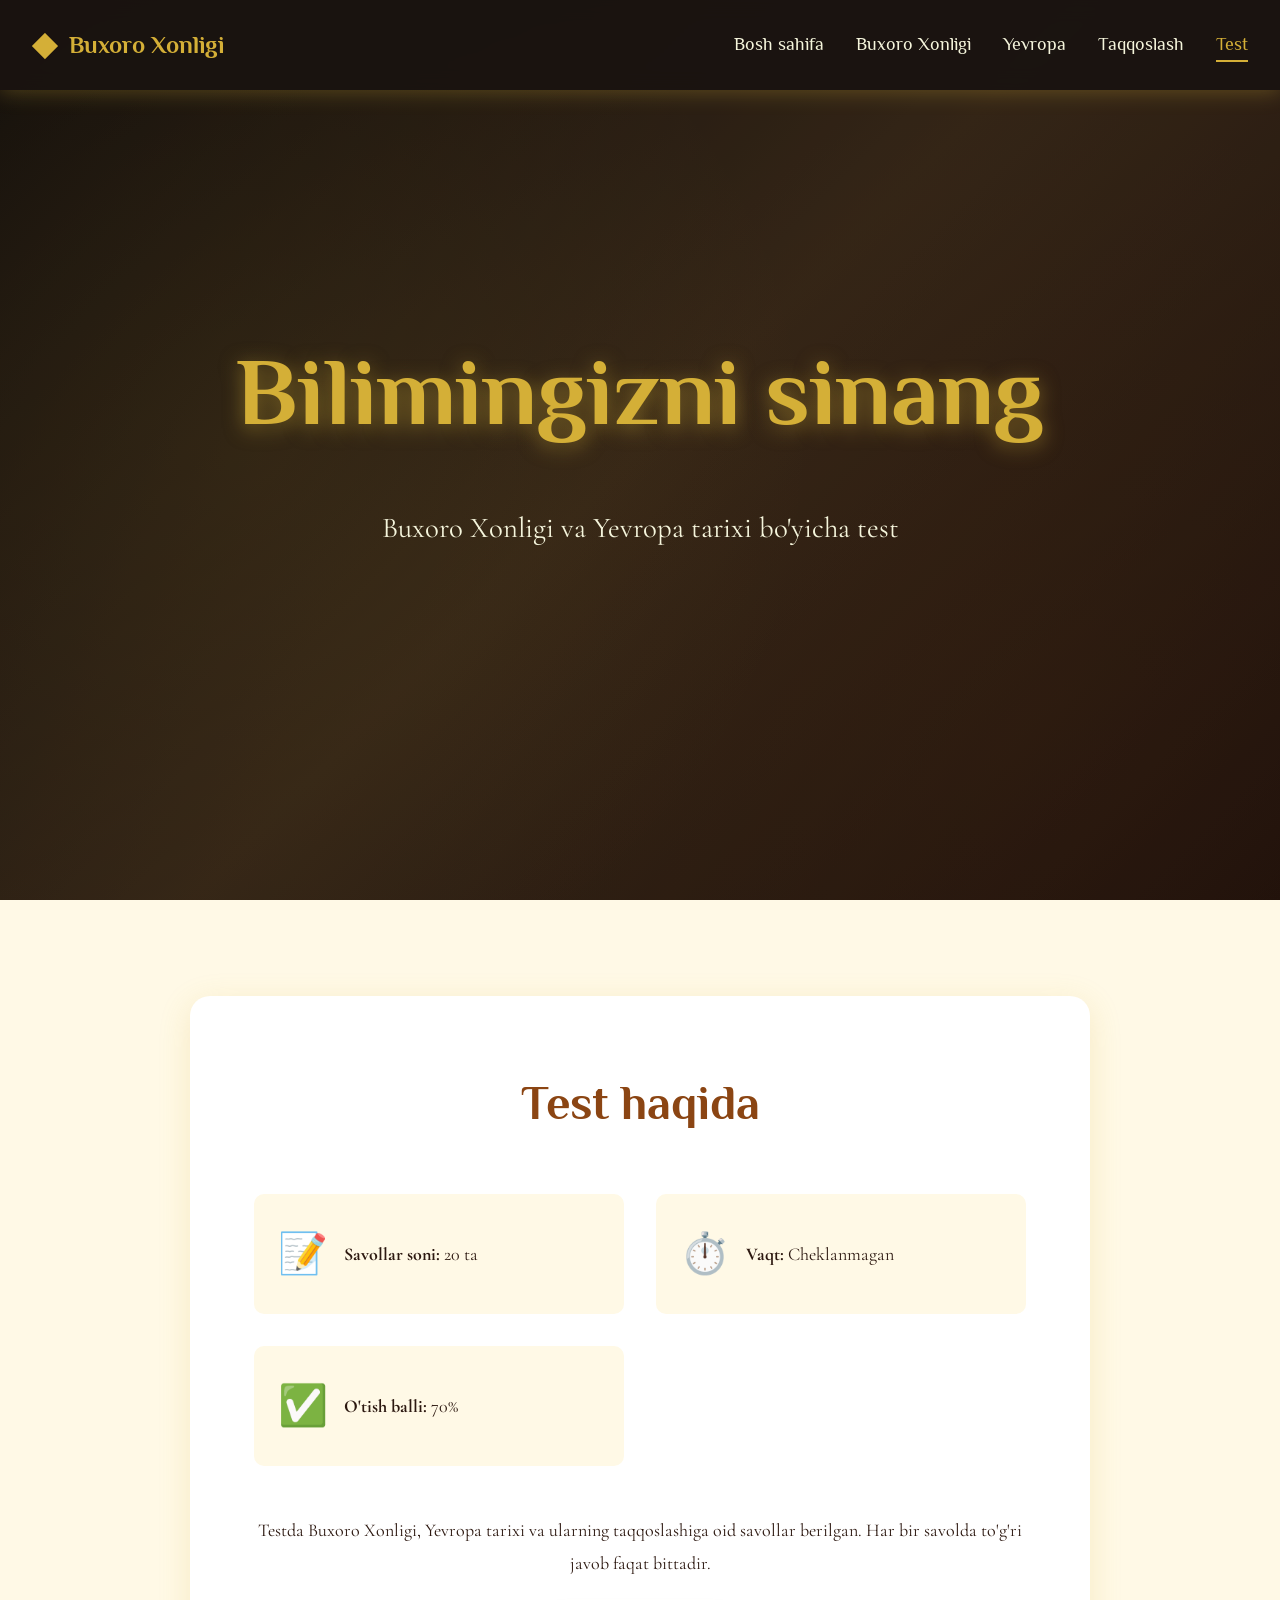
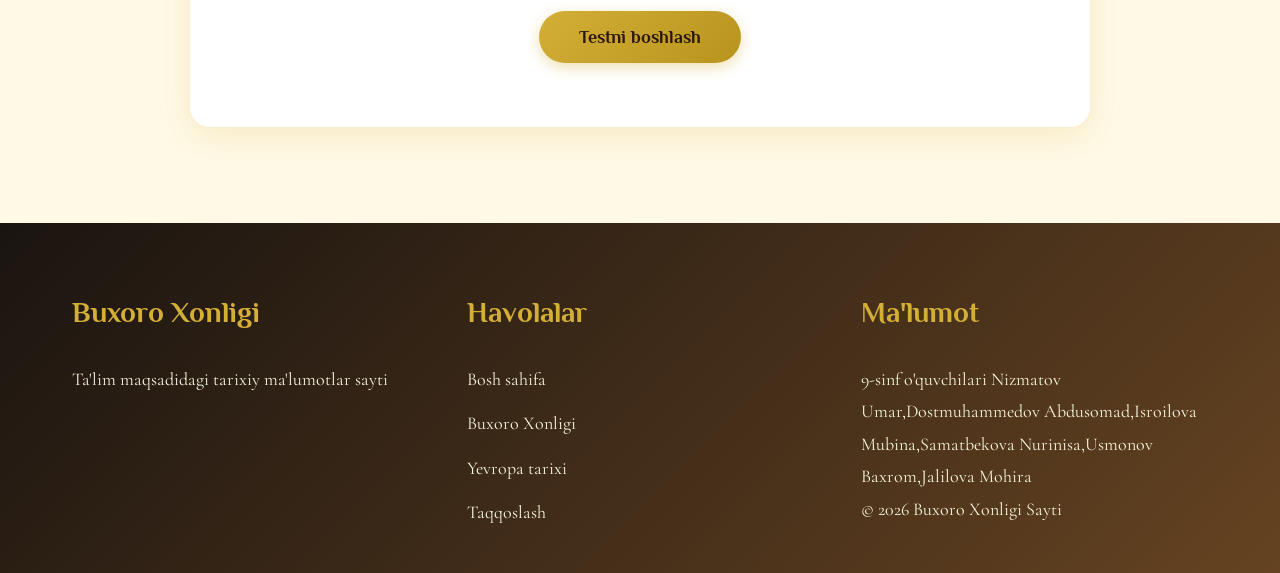
<file: test.html>
<!DOCTYPE html>
<html lang="uz">
<head>
    <meta charset="UTF-8">
    <meta name="viewport" content="width=device-width, initial-scale=1.0">
    <title>Test - Bilimingizni sinang</title>
    <link rel="stylesheet" href="styles.css">
    <link rel="preconnect" href="https://fonts.googleapis.com">
    <link rel="preconnect" href="https://fonts.gstatic.com" crossorigin>
    <link href="https://fonts.googleapis.com/css2?family=Cormorant+Garamond:wght@300;400;600;700&family=Philosopher:wght@400;700&display=swap" rel="stylesheet">
</head>
<body class="page-test">
    <!-- Navigation -->
    <nav class="navbar" id="navbar">
        <div class="nav-container">
            <div class="nav-logo">
                <span class="logo-icon">◆</span>
                <span class="logo-text">Buxoro Xonligi</span>
            </div>
            <button class="menu-toggle" id="menuToggle">
                <span></span>
                <span></span>
                <span></span>
            </button>
            <ul class="nav-menu" id="navMenu">
                <li><a href="index.html" class="nav-link">Bosh sahifa</a></li>
                <li><a href="bukhara.html" class="nav-link">Buxoro Xonligi</a></li>
                <li><a href="europe.html" class="nav-link">Yevropa</a></li>
                <li><a href="comparison.html" class="nav-link">Taqqoslash</a></li>
                <li><a href="test.html" class="nav-link active">Test</a></li>
            </ul>
        </div>
    </nav>

    <!-- Page Hero -->
    <section class="page-hero test-hero">
        <div class="hero-bg"></div>
        <div class="hero-overlay"></div>
        <div class="container">
            <div class="page-hero-content fade-up">
                <h1 class="page-title">Bilimingizni sinang</h1>
                <p class="page-subtitle">Buxoro Xonligi va Yevropa tarixi bo'yicha test</p>
            </div>
        </div>
    </section>

    <!-- Test Container -->
    <section class="test-section">
        <div class="container">
            <div class="test-container" id="testContainer">
                <!-- Intro Screen -->
                <div class="test-intro" id="testIntro">
                    <div class="intro-content fade-up">
                        <h2>Test haqida</h2>
                        <div class="test-info">
                            <div class="info-item">
                                <div class="info-icon">📝</div>
                                <div class="info-text">
                                    <strong>Savollar soni:</strong> 20 ta
                                </div>
                            </div>
                            <div class="info-item">
                                <div class="info-icon">⏱️</div>
                                <div class="info-text">
                                    <strong>Vaqt:</strong> Cheklanmagan
                                </div>
                            </div>
                            <div class="info-item">
                                <div class="info-icon">✅</div>
                                <div class="info-text">
                                    <strong>O'tish balli:</strong> 70%
                                </div>
                            </div>
                        </div>
                        <p>Testda Buxoro Xonligi, Yevropa tarixi va ularning taqqoslashiga oid savollar berilgan. Har bir savolda to'g'ri javob faqat bittadir.</p>
                        <button class="btn btn-primary start-test" onclick="startTest()">Testni boshlash</button>
                    </div>
                </div>

                <!-- Quiz Questions -->
                <div class="quiz-content" id="quizContent" style="display: none;">
                    <div class="quiz-header">
                        <div class="progress-bar">
                            <div class="progress-fill" id="progressBar"></div>
                        </div>
                        <div class="quiz-info">
                            <span id="questionNumber">Savol 1/20</span>
                            <span id="score">Ball: 0</span>
                        </div>
                    </div>

                    <div class="question-container" id="questionContainer">
                        <!-- Questions will be injected here by JavaScript -->
                    </div>

                    <div class="quiz-controls">
                        <button class="btn btn-secondary" id="prevBtn" onclick="prevQuestion()" disabled>← Oldingi</button>
                        <button class="btn btn-primary" id="nextBtn" onclick="nextQuestion()">Keyingi →</button>
                        <button class="btn btn-success" id="submitBtn" onclick="submitTest()" style="display: none;">Yakunlash</button>
                    </div>
                </div>

                <!-- Results Screen -->
                <div class="test-results" id="testResults" style="display: none;">
                    <div class="results-content fade-up">
                        <div class="results-icon" id="resultsIcon"></div>
                        <h2 id="resultsTitle"></h2>
                        <div class="results-score">
                            <div class="score-circle">
                                <span id="finalScore">0</span>
                                <span class="score-total">/20</span>
                            </div>
                            <div class="score-percentage" id="scorePercentage">0%</div>
                        </div>
                        <div class="results-message" id="resultsMessage"></div>
                        <div class="results-buttons">
                            <button class="btn btn-primary" onclick="restartTest()">Qayta urinish</button>
                            <a href="index.html" class="btn btn-secondary">Bosh sahifa</a>
                        </div>
                    </div>
                </div>
            </div>
        </div>
    </section>

    <!-- Footer -->
    <footer class="footer">
        <div class="container">
            <div class="footer-content">
                <div class="footer-section fade-up">
                    <h3>Buxoro Xonligi</h3>
                    <p>Ta'lim maqsadidagi tarixiy ma'lumotlar sayti</p>
                </div>
                <div class="footer-section fade-up" style="animation-delay: 0.1s">
                    <h3>Havolalar</h3>
                    <ul>
                        <li><a href="index.html">Bosh sahifa</a></li>
                        <li><a href="bukhara.html">Buxoro Xonligi</a></li>
                        <li><a href="europe.html">Yevropa tarixi</a></li>
                        <li><a href="comparison.html">Taqqoslash</a></li>
                    </ul>
                </div>
                <div class="footer-section fade-up" style="animation-delay: 0.2s">
                    <h3>Ma'lumot</h3>
                    <p>9-sinf o'quvchilari Nizmatov Umar,Dostmuhammedov Abdusomad,Isroilova Mubina,Samatbekova Nurinisa,Usmonov Baxrom,Jalilova Mohira</p>
            <p>© 2026 Buxoro Xonligi Sayti</p>
                </div>
            </div>
        </div>
    </footer>

    <script src="script.js"></script>
    <script src="test-data.js"></script>
</body>
</html>
</file>
<file: styles.css>
/* ===== RESET & BASE ===== */
* {
    margin: 0;
    padding: 0;
    box-sizing: border-box;
}

:root {
    /* Buxoro Colors - Золотые и терракотовые оттенки */
    --primary: #D4AF37;
    --primary-dark: #B8941E;
    --primary-light: #F0E68C;
    --secondary: #8B4513;
    --secondary-dark: #654321;
    --secondary-light: #CD853F;
    
    /* Accent Colors */
    --accent-1: #4169E1;
    --accent-2: #DC143C;
    --accent-3: #228B22;
    
    /* Neutrals */
    --bg-light: #FFF9E6;
    --bg-dark: #1A1410;
    --text-dark: #2C1810;
    --text-light: #F5F5DC;
    --border: #D4AF37;
    
    /* Shadows */
    --shadow-sm: 0 2px 8px rgba(212, 175, 55, 0.1);
    --shadow-md: 0 4px 16px rgba(212, 175, 55, 0.15);
    --shadow-lg: 0 8px 32px rgba(212, 175, 55, 0.2);
    
    /* Typography */
    --font-display: 'Philosopher', serif;
    --font-body: 'Cormorant Garamond', serif;
    
    /* Spacing */
    --space-xs: 0.5rem;
    --space-sm: 1rem;
    --space-md: 2rem;
    --space-lg: 4rem;
    --space-xl: 6rem;
    
    /* Transitions */
    --transition-fast: 0.2s ease;
    --transition-base: 0.3s cubic-bezier(0.4, 0, 0.2, 1);
    --transition-slow: 0.5s cubic-bezier(0.4, 0, 0.2, 1);
}

html {
    scroll-behavior: smooth;
    overflow-x: hidden;
}

body {
    font-family: var(--font-body);
    font-size: 18px;
    line-height: 1.8;
    color: var(--text-dark);
    background: var(--bg-light);
    overflow-x: hidden;
}

/* ===== LOADER ANIMATION ===== */
.loader-wrapper {
    position: fixed;
    top: 0;
    left: 0;
    width: 100%;
    height: 100vh;
    background: linear-gradient(135deg, #1A1410 0%, #2C1810 100%);
    display: flex;
    align-items: center;
    justify-content: center;
    z-index: 10000;
    animation: fadeOut 0.5s ease 2.5s forwards;
}

.loader-content {
    text-align: center;
    animation: scaleIn 1s ease;
}

.loader-ornament {
    width: 80px;
    height: 80px;
    margin: 0 auto 2rem;
    border: 4px solid var(--primary);
    border-radius: 50%;
    border-top-color: transparent;
    animation: spin 1s linear infinite;
}

.loader-title {
    font-family: var(--font-display);
    font-size: 3rem;
    font-weight: 700;
    color: var(--primary);
    margin-bottom: 1rem;
    animation: glow 2s ease-in-out infinite;
}

.loader-line {
    width: 200px;
    height: 3px;
    background: linear-gradient(90deg, transparent, var(--primary), transparent);
    margin: 0 auto;
    animation: expand 1.5s ease-in-out infinite;
}

/* ===== NAVBAR ===== */
.navbar {
    position: fixed;
    top: 0;
    left: 0;
    width: 100%;
    background: rgba(26, 20, 16, 0.95);
    backdrop-filter: blur(10px);
    padding: 1rem 0;
    z-index: 1000;
    box-shadow: 0 2px 20px rgba(212, 175, 55, 0.3);
    animation: slideDown 0.5s ease;
}

.navbar.scrolled {
    background: rgba(26, 20, 16, 0.98);
    padding: 0.5rem 0;
    transition: all var(--transition-base);
}

.nav-container {
    max-width: 1400px;
    margin: 0 auto;
    padding: 0 2rem;
    display: flex;
    justify-content: space-between;
    align-items: center;
}

.nav-logo {
    display: flex;
    align-items: center;
    gap: 0.75rem;
    font-family: var(--font-display);
    font-size: 1.5rem;
    font-weight: 700;
    color: var(--primary);
    text-decoration: none;
    transition: all var(--transition-base);
}

.logo-icon {
    font-size: 2rem;
    animation: rotate360 3s ease-in-out infinite;
}

.nav-logo:hover {
    transform: scale(1.05);
}

.nav-menu {
    display: flex;
    list-style: none;
    gap: 2rem;
}

.nav-link {
    font-family: var(--font-display);
    font-size: 1.1rem;
    color: var(--text-light);
    text-decoration: none;
    position: relative;
    padding: 0.5rem 0;
    transition: all var(--transition-base);
}

.nav-link::after {
    content: '';
    position: absolute;
    bottom: 0;
    left: 50%;
    width: 0;
    height: 2px;
    background: var(--primary);
    transform: translateX(-50%);
    transition: width var(--transition-base);
}

.nav-link:hover,
.nav-link.active {
    color: var(--primary);
}

.nav-link:hover::after,
.nav-link.active::after {
    width: 100%;
}

/* Menu Toggle (Mobile) */
.menu-toggle {
    display: none;
    flex-direction: column;
    gap: 5px;
    background: none;
    border: none;
    cursor: pointer;
    padding: 0.5rem;
}

.menu-toggle span {
    width: 30px;
    height: 3px;
    background: var(--primary);
    transition: all var(--transition-base);
    border-radius: 2px;
}

.menu-toggle.active span:nth-child(1) {
    transform: rotate(45deg) translate(8px, 8px);
}

.menu-toggle.active span:nth-child(2) {
    opacity: 0;
}

.menu-toggle.active span:nth-child(3) {
    transform: rotate(-45deg) translate(8px, -8px);
}

/* ===== HERO SECTIONS ===== */
.hero,
.page-hero {
    position: relative;
    min-height: 100vh;
    display: flex;
    align-items: center;
    justify-content: center;
    overflow: hidden;
}

.hero-bg {
    position: absolute;
    top: 0;
    left: 0;
    width: 100%;
    height: 100%;
    background: linear-gradient(135deg, #1A1410 0%, #4A3520 50%, #2C1810 100%);
    animation: gradientShift 15s ease infinite;
}

.hero-bg::before {
    content: '';
    position: absolute;
    top: 0;
    left: 0;
    width: 100%;
    height: 100%;
    background-image: 
        radial-gradient(circle at 20% 50%, rgba(212, 175, 55, 0.1) 0%, transparent 50%),
        radial-gradient(circle at 80% 80%, rgba(139, 69, 19, 0.1) 0%, transparent 50%);
    animation: floatPattern 20s ease-in-out infinite;
}

.hero-overlay {
    position: absolute;
    top: 0;
    left: 0;
    width: 100%;
    height: 100%;
    background: rgba(0, 0, 0, 0.3);
}

.hero-content,
.page-hero-content {
    position: relative;
    z-index: 2;
    text-align: center;
    max-width: 900px;
    padding: 0 2rem;
}

.hero-title,
.page-title {
    font-family: var(--font-display);
    font-size: clamp(3rem, 8vw, 6rem);
    font-weight: 700;
    color: var(--primary);
    margin-bottom: 1.5rem;
    text-shadow: 0 4px 20px rgba(212, 175, 55, 0.5);
    animation: fadeInScale 1s ease;
}

.hero-subtitle,
.page-subtitle {
    font-size: clamp(1.2rem, 3vw, 1.8rem);
    color: var(--text-light);
    margin-bottom: 2.5rem;
    opacity: 0;
    animation: fadeInUp 1s ease 0.3s forwards;
}

.hero-buttons {
    display: flex;
    gap: 1.5rem;
    justify-content: center;
    flex-wrap: wrap;
    opacity: 0;
    animation: fadeInUp 1s ease 0.6s forwards;
}

.scroll-indicator {
    position: absolute;
    bottom: 2rem;
    left: 50%;
    transform: translateX(-50%);
    animation: bounce 2s ease-in-out infinite;
}

.scroll-line {
    width: 2px;
    height: 50px;
    background: linear-gradient(to bottom, var(--primary), transparent);
}

/* ===== BUTTONS ===== */
.btn {
    display: inline-block;
    padding: 1rem 2.5rem;
    font-family: var(--font-display);
    font-size: 1.1rem;
    font-weight: 600;
    text-decoration: none;
    border: none;
    border-radius: 50px;
    cursor: pointer;
    transition: all var(--transition-base);
    position: relative;
    overflow: hidden;
}

.btn::before {
    content: '';
    position: absolute;
    top: 50%;
    left: 50%;
    width: 0;
    height: 0;
    background: rgba(255, 255, 255, 0.2);
    border-radius: 50%;
    transform: translate(-50%, -50%);
    transition: width 0.6s, height 0.6s;
}

.btn:hover::before {
    width: 300px;
    height: 300px;
}

.btn-primary {
    background: linear-gradient(135deg, var(--primary), var(--primary-dark));
    color: var(--text-dark);
    box-shadow: 0 4px 15px rgba(212, 175, 55, 0.4);
}

.btn-primary:hover {
    transform: translateY(-3px);
    box-shadow: 0 6px 25px rgba(212, 175, 55, 0.6);
}

.btn-secondary {
    background: linear-gradient(135deg, var(--secondary), var(--secondary-dark));
    color: var(--text-light);
    box-shadow: 0 4px 15px rgba(139, 69, 19, 0.4);
}

.btn-secondary:hover {
    transform: translateY(-3px);
    box-shadow: 0 6px 25px rgba(139, 69, 19, 0.6);
}

.btn-success {
    background: linear-gradient(135deg, #228B22, #006400);
    color: var(--text-light);
}

/* ===== CONTAINER ===== */
.container {
    max-width: 1400px;
    margin: 0 auto;
    padding: 0 2rem;
}

/* ===== SECTIONS ===== */
.section {
    padding: var(--space-xl) 0;
    position: relative;
}

.section-header {
    text-align: center;
    margin-bottom: var(--space-lg);
}

.section-title,
.content-title {
    font-family: var(--font-display);
    font-size: clamp(2.5rem, 5vw, 4rem);
    font-weight: 700;
    color: var(--secondary);
    margin-bottom: 1rem;
}

.title-ornament {
    width: 100px;
    height: 3px;
    background: linear-gradient(90deg, transparent, var(--primary), transparent);
    margin: 1.5rem auto;
}

/* ===== CONTENT GRID ===== */
.content-section {
    padding: var(--space-lg) 0;
}

.content-grid {
    display: grid;
    grid-template-columns: 1fr 1fr;
    gap: 4rem;
    align-items: center;
}

.content-grid.reverse {
    direction: rtl;
}

.content-grid.reverse > * {
    direction: ltr;
}

.content-text {
    padding: 2rem;
}

.content-text h2 {
    margin-bottom: 1.5rem;
}

.content-text p {
    margin-bottom: 1.5rem;
    font-size: 1.1rem;
    line-height: 1.9;
}

.content-image {
    position: relative;
    border-radius: 20px;
    overflow: hidden;
    box-shadow: var(--shadow-lg);
    transition: all var(--transition-slow);
}

.content-image:hover {
    transform: scale(1.03) rotate(1deg);
    box-shadow: 0 12px 40px rgba(212, 175, 55, 0.3);
}

.content-image img {
    width: 100%;
    height: 500px;
    object-fit: cover;
    display: block;
    transition: all var(--transition-slow);
}

.content-image:hover img {
    transform: scale(1.1);
}

.image-caption {
    position: absolute;
    bottom: 0;
    left: 0;
    right: 0;
    background: linear-gradient(to top, rgba(0,0,0,0.9), transparent);
    color: white;
    padding: 1.5rem;
    font-family: var(--font-display);
    font-size: 1.1rem;
    transform: translateY(100%);
    transition: all var(--transition-base);
}

.content-image:hover .image-caption {
    transform: translateY(0);
}

/* ===== CARDS ===== */
.welcome-grid,
.features-grid,
.education-grid {
    display: grid;
    grid-template-columns: repeat(auto-fit, minmax(300px, 1fr));
    gap: 2rem;
    margin-top: 3rem;
}

.welcome-card,
.feature-card,
.edu-card {
    background: white;
    padding: 2.5rem;
    border-radius: 20px;
    box-shadow: var(--shadow-md);
    transition: all var(--transition-base);
    border: 2px solid transparent;
}

.welcome-card:hover,
.feature-card:hover,
.edu-card:hover {
    transform: translateY(-10px);
    box-shadow: var(--shadow-lg);
    border-color: var(--primary);
}

.card-icon,
.edu-icon {
    font-size: 3rem;
    margin-bottom: 1.5rem;
    display: block;
}

.welcome-card h3,
.edu-card h3 {
    font-family: var(--font-display);
    font-size: 1.8rem;
    color: var(--secondary);
    margin-bottom: 1rem;
}

.welcome-card p,
.edu-card p {
    color: var(--text-dark);
    opacity: 0.8;
}

/* Feature Cards */
.feature-card {
    padding: 0;
    overflow: hidden;
}

.feature-image {
    width: 100%;
    height: 250px;
    overflow: hidden;
}

.feature-image img {
    width: 100%;
    height: 100%;
    object-fit: cover;
    transition: all var(--transition-slow);
}

.feature-card:hover .feature-image img {
    transform: scale(1.2);
}

.feature-content {
    padding: 2rem;
}

.feature-content h3 {
    font-family: var(--font-display);
    font-size: 1.8rem;
    color: var(--secondary);
    margin-bottom: 1rem;
}

/* ===== OVERVIEW ===== */
.overview-content {
    display: grid;
    grid-template-columns: repeat(auto-fit, minmax(250px, 1fr));
    gap: 3rem;
    margin-top: 3rem;
}

.overview-item {
    text-align: center;
    padding: 2rem;
    background: white;
    border-radius: 15px;
    box-shadow: var(--shadow-md);
    transition: all var(--transition-base);
}

.overview-item:hover {
    transform: translateY(-10px) scale(1.05);
    box-shadow: var(--shadow-lg);
}

.overview-number {
    font-family: var(--font-display);
    font-size: 3.5rem;
    font-weight: 700;
    color: var(--primary);
    margin-bottom: 1rem;
}

.overview-item h3 {
    font-family: var(--font-display);
    font-size: 1.5rem;
    color: var(--secondary);
    margin-bottom: 0.5rem;
}

/* ===== TIMELINE ===== */
.timeline {
    position: relative;
    max-width: 1000px;
    margin: 3rem auto;
}

.timeline::before {
    content: '';
    position: absolute;
    top: 0;
    left: 50%;
    width: 3px;
    height: 100%;
    background: linear-gradient(to bottom, var(--primary), var(--secondary));
    transform: translateX(-50%);
}

.timeline-item {
    position: relative;
    padding: 2rem;
    margin-bottom: 3rem;
    width: 45%;
}

.timeline-item:nth-child(odd) {
    margin-left: 0;
}

.timeline-item:nth-child(even) {
    margin-left: 55%;
}

.timeline-year {
    font-family: var(--font-display);
    font-size: 2rem;
    font-weight: 700;
    color: var(--primary);
    margin-bottom: 1rem;
    position: relative;
}

.timeline-year::before {
    content: '';
    position: absolute;
    top: 50%;
    width: 20px;
    height: 20px;
    background: var(--primary);
    border-radius: 50%;
    box-shadow: 0 0 0 5px var(--bg-light), 0 0 0 8px var(--primary);
}

.timeline-item:nth-child(odd) .timeline-year::before {
    right: -83px;
}

.timeline-item:nth-child(even) .timeline-year::before {
    left: -83px;
}

.timeline-content {
    background: white;
    padding: 2rem;
    border-radius: 15px;
    box-shadow: var(--shadow-md);
    transition: all var(--transition-base);
}

.timeline-content:hover {
    transform: scale(1.05);
    box-shadow: var(--shadow-lg);
}

.timeline-content h3 {
    font-family: var(--font-display);
    font-size: 1.5rem;
    color: var(--secondary);
    margin-bottom: 0.5rem;
}

/* ===== STATS & INFO BOXES ===== */
.stats-grid {
    display: grid;
    grid-template-columns: repeat(3, 1fr);
    gap: 2rem;
    margin: 2rem 0;
}

.stat-item {
    text-align: center;
    padding: 2rem;
    background: linear-gradient(135deg, var(--primary-light), var(--primary));
    border-radius: 15px;
    box-shadow: var(--shadow-md);
    transition: all var(--transition-base);
}

.stat-item:hover {
    transform: translateY(-5px) rotate(2deg);
}

.stat-number {
    font-family: var(--font-display);
    font-size: 3rem;
    font-weight: 700;
    color: var(--secondary-dark);
}

.stat-label {
    font-size: 1.1rem;
    color: var(--text-dark);
    margin-top: 0.5rem;
}

.highlight-box {
    background: linear-gradient(135deg, var(--primary-light), var(--bg-light));
    border-left: 4px solid var(--primary);
    padding: 1.5rem;
    margin: 2rem 0;
    border-radius: 10px;
    box-shadow: var(--shadow-sm);
}

.info-cards {
    display: grid;
    grid-template-columns: repeat(auto-fit, minmax(250px, 1fr));
    gap: 1.5rem;
    margin: 2rem 0;
}

.info-card {
    background: white;
    padding: 1.5rem;
    border-radius: 10px;
    border: 2px solid var(--primary);
    transition: all var(--transition-base);
}

.info-card:hover {
    transform: translateY(-5px);
    box-shadow: var(--shadow-md);
}

.info-card h4 {
    font-family: var(--font-display);
    color: var(--secondary);
    margin-bottom: 0.5rem;
}

/* ===== LISTS ===== */
.feature-list,
.economy-list ul,
.architecture-features {
    list-style: none;
    padding: 0;
}

.feature-list li,
.economy-list li {
    padding: 0.75rem 0;
    padding-left: 2rem;
    position: relative;
    font-size: 1.1rem;
}

.feature-list li::before,
.economy-list li::before {
    content: '◆';
    position: absolute;
    left: 0;
    color: var(--primary);
    font-size: 1.2rem;
}

.arch-feature {
    padding: 1rem;
    background: var(--bg-light);
    margin: 0.5rem 0;
    border-radius: 8px;
    border-left: 3px solid var(--primary);
}

/* ===== SOCIAL STRUCTURE ===== */
.social-structure {
    max-width: 800px;
    margin: 3rem auto;
}

.social-level {
    background: white;
    padding: 2rem;
    margin-bottom: 2rem;
    border-radius: 15px;
    box-shadow: var(--shadow-md);
    border-left: 5px solid var(--primary);
    transition: all var(--transition-base);
    display: flex;
    align-items: start;
    gap: 2rem;
}

.social-level:hover {
    transform: translateX(10px);
    box-shadow: var(--shadow-lg);
}

.level-number {
    font-family: var(--font-display);
    font-size: 3rem;
    font-weight: 700;
    color: var(--primary);
    min-width: 60px;
}

.social-level h3 {
    font-family: var(--font-display);
    font-size: 1.8rem;
    color: var(--secondary);
    margin-bottom: 0.5rem;
}

/* ===== HERITAGE CARDS ===== */
.heritage-grid {
    display: grid;
    grid-template-columns: repeat(auto-fit, minmax(300px, 1fr));
    gap: 2rem;
    margin-top: 3rem;
}

.heritage-card {
    background: white;
    border-radius: 15px;
    overflow: hidden;
    box-shadow: var(--shadow-md);
    transition: all var(--transition-base);
}

.heritage-card:hover {
    transform: translateY(-10px) rotate(-2deg);
    box-shadow: var(--shadow-lg);
}

.heritage-card img {
    width: 100%;
    height: 250px;
    object-fit: cover;
    transition: all var(--transition-slow);
}

.heritage-card:hover img {
    transform: scale(1.15);
}

.heritage-card h3 {
    font-family: var(--font-display);
    font-size: 1.8rem;
    color: var(--secondary);
    padding: 1.5rem 1.5rem 0.5rem;
}

.heritage-card p {
    padding: 0 1.5rem 1.5rem;
}

/* ===== CONCLUSION ===== */
.conclusion {
    background: white;
    padding: 4rem;
    border-radius: 20px;
    box-shadow: var(--shadow-lg);
    text-align: center;
}

.conclusion-text {
    font-size: 1.3rem;
    line-height: 2;
    margin-bottom: 3rem;
}

.conclusion-stats {
    display: grid;
    grid-template-columns: repeat(3, 1fr);
    gap: 2rem;
}

.stat-box {
    padding: 2rem;
    background: linear-gradient(135deg, var(--primary-light), var(--bg-light));
    border-radius: 15px;
}

.stat-value {
    font-family: var(--font-display);
    font-size: 3.5rem;
    font-weight: 700;
    color: var(--secondary);
    display: block;
    margin-bottom: 0.5rem;
}

/* ===== CTA SECTION ===== */
.cta-section {
    background: linear-gradient(135deg, var(--secondary-dark), var(--secondary));
    padding: var(--space-xl) 0;
    text-align: center;
}

.cta-content h2 {
    font-family: var(--font-display);
    font-size: 3rem;
    color: var(--primary);
    margin-bottom: 1.5rem;
}

.cta-content p {
    font-size: 1.3rem;
    color: var(--text-light);
    margin-bottom: 2.5rem;
    max-width: 700px;
    margin-left: auto;
    margin-right: auto;
}

.cta-buttons {
    display: flex;
    gap: 1.5rem;
    justify-content: center;
    flex-wrap: wrap;
}

/* ===== PAGE NAVIGATION ===== */
.page-navigation {
    padding: var(--space-lg) 0;
    background: var(--bg-light);
}

.nav-cards {
    display: grid;
    grid-template-columns: repeat(auto-fit, minmax(300px, 1fr));
    gap: 2rem;
}

.nav-card {
    background: white;
    padding: 3rem 2rem;
    border-radius: 15px;
    box-shadow: var(--shadow-md);
    text-align: center;
    text-decoration: none;
    transition: all var(--transition-base);
    border: 2px solid transparent;
}

.nav-card:hover {
    transform: translateY(-10px);
    box-shadow: var(--shadow-lg);
    border-color: var(--primary);
}

.nav-card h3 {
    font-family: var(--font-display);
    font-size: 1.8rem;
    color: var(--secondary);
    margin-bottom: 1rem;
}

.nav-card p {
    font-size: 1.2rem;
    color: var(--primary);
}

/* ===== COMPARISON PAGE ===== */
.comparison-grid {
    display: grid;
    grid-template-columns: 1fr 1fr;
    gap: 2rem;
    margin: 3rem 0;
}

.comp-column {
    background: white;
    border-radius: 15px;
    box-shadow: var(--shadow-md);
    overflow: hidden;
    transition: all var(--transition-base);
}

.comp-column:hover {
    transform: translateY(-5px);
    box-shadow: var(--shadow-lg);
}

.column-header {
    padding: 2rem;
    text-align: center;
    color: white;
}

.bukhara-column .column-header {
    background: linear-gradient(135deg, var(--primary), var(--primary-dark));
}

.europe-column .column-header {
    background: linear-gradient(135deg, var(--accent-1), #1E3A8A);
}

.column-header h3 {
    font-family: var(--font-display);
    font-size: 2rem;
    margin: 0;
}

.column-content {
    padding: 2rem;
}

.column-content ul {
    list-style: none;
}

.column-content li {
    padding: 1rem 0;
    border-bottom: 1px solid rgba(212, 175, 55, 0.2);
}

.column-content li:last-child {
    border-bottom: none;
}

.similarity-box,
.difference-box {
    margin-top: 2rem;
    padding: 2rem;
    border-radius: 15px;
    box-shadow: var(--shadow-sm);
}

.similarity-box {
    background: linear-gradient(135deg, #E8F5E9, #C8E6C9);
    border-left: 4px solid var(--accent-3);
}

.difference-box {
    background: linear-gradient(135deg, #FFF3E0, #FFE0B2);
    border-left: 4px solid var(--accent-2);
}

.similarity-box h4,
.difference-box h4 {
    font-family: var(--font-display);
    font-size: 1.5rem;
    margin-bottom: 1rem;
}

/* ===== TEST PAGE ===== */
.test-section {
    min-height: 80vh;
    padding: var(--space-xl) 0;
}

.test-container {
    max-width: 900px;
    margin: 0 auto;
}

.test-intro {
    background: white;
    padding: 4rem;
    border-radius: 20px;
    box-shadow: var(--shadow-lg);
    text-align: center;
}

.test-intro h2 {
    font-family: var(--font-display);
    font-size: 3rem;
    color: var(--secondary);
    margin-bottom: 2rem;
}

.test-info {
    display: grid;
    grid-template-columns: repeat(auto-fit, minmax(250px, 1fr));
    gap: 2rem;
    margin: 3rem 0;
}

.info-item {
    display: flex;
    align-items: center;
    gap: 1rem;
    padding: 1.5rem;
    background: var(--bg-light);
    border-radius: 10px;
}

.info-icon {
    font-size: 2.5rem;
}

.start-test {
    margin-top: 2rem;
}

.quiz-content {
    background: white;
    padding: 3rem;
    border-radius: 20px;
    box-shadow: var(--shadow-lg);
}

.quiz-header {
    margin-bottom: 3rem;
}

.progress-bar {
    width: 100%;
    height: 10px;
    background: var(--bg-light);
    border-radius: 10px;
    overflow: hidden;
    margin-bottom: 1.5rem;
}

.progress-fill {
    height: 100%;
    background: linear-gradient(90deg, var(--primary), var(--accent-3));
    width: 0%;
    transition: width var(--transition-base);
}

.quiz-info {
    display: flex;
    justify-content: space-between;
    font-family: var(--font-display);
    font-size: 1.2rem;
    color: var(--secondary);
}

.question-container {
    margin: 3rem 0;
    animation: fadeIn 0.5s ease;
}

.question-text {
    font-family: var(--font-display);
    font-size: 1.8rem;
    color: var(--secondary);
    margin-bottom: 2rem;
}

.options-list {
    list-style: none;
}

.option-item {
    margin-bottom: 1rem;
}

.option-label {
    display: flex;
    align-items: center;
    padding: 1.5rem;
    background: var(--bg-light);
    border: 2px solid transparent;
    border-radius: 10px;
    cursor: pointer;
    transition: all var(--transition-base);
}

.option-label:hover {
    background: var(--primary-light);
    border-color: var(--primary);
    transform: translateX(10px);
}

.option-label input {
    margin-right: 1rem;
    width: 20px;
    height: 20px;
}

.option-label.selected {
    background: var(--primary-light);
    border-color: var(--primary);
}

.option-label.correct {
    background: #E8F5E9;
    border-color: var(--accent-3);
}

.option-label.wrong {
    background: #FFEBEE;
    border-color: var(--accent-2);
}

.quiz-controls {
    display: flex;
    gap: 1rem;
    justify-content: space-between;
    margin-top: 3rem;
}

.test-results {
    background: white;
    padding: 4rem;
    border-radius: 20px;
    box-shadow: var(--shadow-lg);
    text-align: center;
}

.results-icon {
    font-size: 6rem;
    margin-bottom: 2rem;
}

.results-score {
    margin: 3rem 0;
}

.score-circle {
    display: inline-flex;
    align-items: baseline;
    gap: 0.5rem;
    font-family: var(--font-display);
    font-size: 5rem;
    font-weight: 700;
    color: var(--primary);
    margin-bottom: 1rem;
}

.score-total {
    font-size: 3rem;
    color: var(--secondary);
}

.score-percentage {
    font-size: 2rem;
    color: var(--secondary);
}

.results-message {
    font-size: 1.3rem;
    margin: 2rem 0;
    padding: 2rem;
    background: var(--bg-light);
    border-radius: 10px;
}

.results-buttons {
    display: flex;
    gap: 1.5rem;
    justify-content: center;
    margin-top: 3rem;
}

/* ===== FOOTER ===== */
.footer {
    background: linear-gradient(135deg, var(--bg-dark), var(--secondary-dark));
    color: var(--text-light);
    padding: var(--space-lg) 0 var(--space-md);
}

.footer-content {
    display: grid;
    grid-template-columns: repeat(auto-fit, minmax(250px, 1fr));
    gap: 3rem;
}

.footer-section h3 {
    font-family: var(--font-display);
    font-size: 1.8rem;
    color: var(--primary);
    margin-bottom: 1.5rem;
}

.footer-section ul {
    list-style: none;
}

.footer-section ul li {
    margin-bottom: 0.75rem;
}

.footer-section a {
    color: var(--text-light);
    text-decoration: none;
    transition: all var(--transition-base);
}

.footer-section a:hover {
    color: var(--primary);
    padding-left: 5px;
}

/* ===== ANIMATIONS ===== */
@keyframes fadeIn {
    from {
        opacity: 0;
    }
    to {
        opacity: 1;
    }
}

@keyframes fadeOut {
    to {
        opacity: 0;
        visibility: hidden;
    }
}

@keyframes fadeInUp {
    from {
        opacity: 0;
        transform: translateY(30px);
    }
    to {
        opacity: 1;
        transform: translateY(0);
    }
}

@keyframes fadeInScale {
    from {
        opacity: 0;
        transform: scale(0.9);
    }
    to {
        opacity: 1;
        transform: scale(1);
    }
}

@keyframes slideDown {
    from {
        transform: translateY(-100%);
    }
    to {
        transform: translateY(0);
    }
}

@keyframes slideUp {
    from {
        transform: translateY(100%);
    }
    to {
        transform: translateY(0);
    }
}

@keyframes spin {
    to {
        transform: rotate(360deg);
    }
}

@keyframes rotate360 {
    0%, 100% {
        transform: rotate(0deg);
    }
    50% {
        transform: rotate(180deg);
    }
}

@keyframes scaleIn {
    from {
        transform: scale(0);
    }
    to {
        transform: scale(1);
    }
}

@keyframes bounce {
    0%, 100% {
        transform: translateY(0);
    }
    50% {
        transform: translateY(-20px);
    }
}

@keyframes glow {
    0%, 100% {
        text-shadow: 0 0 20px rgba(212, 175, 55, 0.5);
    }
    50% {
        text-shadow: 0 0 40px rgba(212, 175, 55, 0.8);
    }
}

@keyframes expand {
    0%, 100% {
        width: 200px;
    }
    50% {
        width: 300px;
    }
}

@keyframes gradientShift {
    0%, 100% {
        background-position: 0% 50%;
    }
    50% {
        background-position: 100% 50%;
    }
}

@keyframes floatPattern {
    0%, 100% {
        transform: translate(0, 0);
    }
    33% {
        transform: translate(30px, -30px);
    }
    66% {
        transform: translate(-20px, 20px);
    }
}

/* Fade animations for scroll */
.fade-up {
    opacity: 0;
    animation: fadeInUp 1s ease forwards;
}

.fade-left {
    opacity: 0;
    animation: fadeInLeft 1s ease forwards;
}

.fade-right {
    opacity: 0;
    animation: fadeInRight 1s ease forwards;
}

@keyframes fadeInLeft {
    from {
        opacity: 0;
        transform: translateX(-50px);
    }
    to {
        opacity: 1;
        transform: translateX(0);
    }
}

@keyframes fadeInRight {
    from {
        opacity: 0;
        transform: translateX(50px);
    }
    to {
        opacity: 1;
        transform: translateX(0);
    }
}

/* ===== RESPONSIVE DESIGN ===== */

/* Large Desktop (1920px+) */
@media (min-width: 1920px) {
    .container {
        max-width: 1800px;
    }
    
    .hero-title,
    .page-title {
        font-size: 7rem;
    }
    
    .section-title {
        font-size: 5rem;
    }
}

/* Desktop (1200px - 1919px) */
@media (max-width: 1919px) and (min-width: 1200px) {
    .container {
        max-width: 1200px;
    }
}

/* Tablet (768px - 1199px) */
@media (max-width: 1199px) {
    .content-grid {
        grid-template-columns: 1fr;
        gap: 2rem;
    }
    
    .content-grid.reverse {
        direction: ltr;
    }
    
    .timeline::before {
        left: 30px;
    }
    
    .timeline-item {
        width: 100%;
        padding-left: 80px;
        margin-left: 0 !important;
    }
    
    .timeline-item:nth-child(odd) .timeline-year::before,
    .timeline-item:nth-child(even) .timeline-year::before {
        left: -63px;
    }
    
    .comparison-grid {
        grid-template-columns: 1fr;
    }
    
    .stats-grid {
        grid-template-columns: 1fr;
    }
}

/* Mobile (max-width: 767px) */
@media (max-width: 767px) {
    body {
        font-size: 16px;
    }
    
    .container {
        padding: 0 1.5rem;
    }
    
    .section {
        padding: var(--space-lg) 0;
    }
    
    /* Mobile Navigation */
    .menu-toggle {
        display: flex;
    }
    
    .nav-menu {
        position: fixed;
        top: 70px;
        left: 0;
        width: 100%;
        background: rgba(26, 20, 16, 0.98);
        flex-direction: column;
        gap: 0;
        padding: 2rem;
        transform: translateX(-100%);
        transition: transform var(--transition-base);
        box-shadow: 0 10px 30px rgba(0, 0, 0, 0.5);
    }
    
    .nav-menu.active {
        transform: translateX(0);
    }
    
    .nav-link {
        padding: 1rem 0;
        border-bottom: 1px solid rgba(212, 175, 55, 0.2);
    }
    
    /* Hero */
    .hero,
    .page-hero {
        min-height: 70vh;
    }
    
    .hero-title,
    .page-title {
        font-size: 2.5rem;
    }
    
    .hero-subtitle,
    .page-subtitle {
        font-size: 1.2rem;
    }
    
    .hero-buttons {
        flex-direction: column;
        align-items: center;
    }
    
    .btn {
        width: 100%;
        max-width: 300px;
    }
    
    /* Content */
    .content-image img {
        height: 300px;
    }
    
    .content-text {
        padding: 1rem;
    }
    
    /* Cards */
    .welcome-grid,
    .features-grid,
    .education-grid,
    .heritage-grid {
        grid-template-columns: 1fr;
    }
    
    /* Overview */
    .overview-content {
        grid-template-columns: 1fr;
    }
    
    .overview-number {
        font-size: 2.5rem;
    }
    
    /* Timeline */
    .timeline {
        padding-left: 0;
    }
    
    .timeline::before {
        left: 20px;
    }
    
    .timeline-item {
        padding-left: 60px;
    }
    
    .timeline-year::before {
        left: -53px !important;
        width: 15px;
        height: 15px;
    }
    
    /* Social Structure */
    .social-level {
        flex-direction: column;
        gap: 1rem;
    }
    
    .level-number {
        font-size: 2rem;
    }
    
    /* Stats */
    .stats-grid,
    .conclusion-stats {
        grid-template-columns: 1fr;
    }
    
    /* CTA */
    .cta-content h2 {
        font-size: 2rem;
    }
    
    .cta-buttons {
        flex-direction: column;
        align-items: center;
    }
    
    /* Test */
    .test-intro,
    .quiz-content,
    .test-results {
        padding: 2rem 1.5rem;
    }
    
    .test-intro h2 {
        font-size: 2rem;
    }
    
    .test-info {
        grid-template-columns: 1fr;
    }
    
    .quiz-controls {
        flex-direction: column;
    }
    
    .quiz-controls .btn {
        width: 100%;
    }
    
    .score-circle {
        font-size: 3rem;
    }
    
    .score-total {
        font-size: 2rem;
    }
    
    /* Footer */
    .footer-content {
        grid-template-columns: 1fr;
        gap: 2rem;
        text-align: center;
    }
}

/* Extra Small Mobile (max-width: 480px) */
@media (max-width: 480px) {
    .hero-title,
    .page-title {
        font-size: 2rem;
    }
    
    .section-title,
    .content-title {
        font-size: 2rem;
    }
    
    .content-image img {
        height: 250px;
    }
    
    .welcome-card,
    .edu-card {
        padding: 1.5rem;
    }
    
    .feature-content {
        padding: 1.5rem;
    }
}

/* Print Styles */
@media print {
    .navbar,
    .menu-toggle,
    .scroll-indicator,
    .btn,
    .footer {
        display: none;
    }
    
    .hero,
    .page-hero {
        min-height: auto;
        padding: 2rem 0;
    }
    
    body {
        color: #000;
        background: #fff;
    }
}

/* Accessibility */
@media (prefers-reduced-motion: reduce) {
    *,
    *::before,
    *::after {
        animation-duration: 0.01ms !important;
        animation-iteration-count: 1 !important;
        transition-duration: 0.01ms !important;
    }
}

/* Dark mode support (optional) */
@media (prefers-color-scheme: dark) {
    /* Users can add dark mode styles if needed */
}

/* High contrast mode */
@media (prefers-contrast: high) {
    .btn {
        border: 2px solid currentColor;
    }
    
    .nav-link::after {
        height: 3px;
    }
}
</file>
